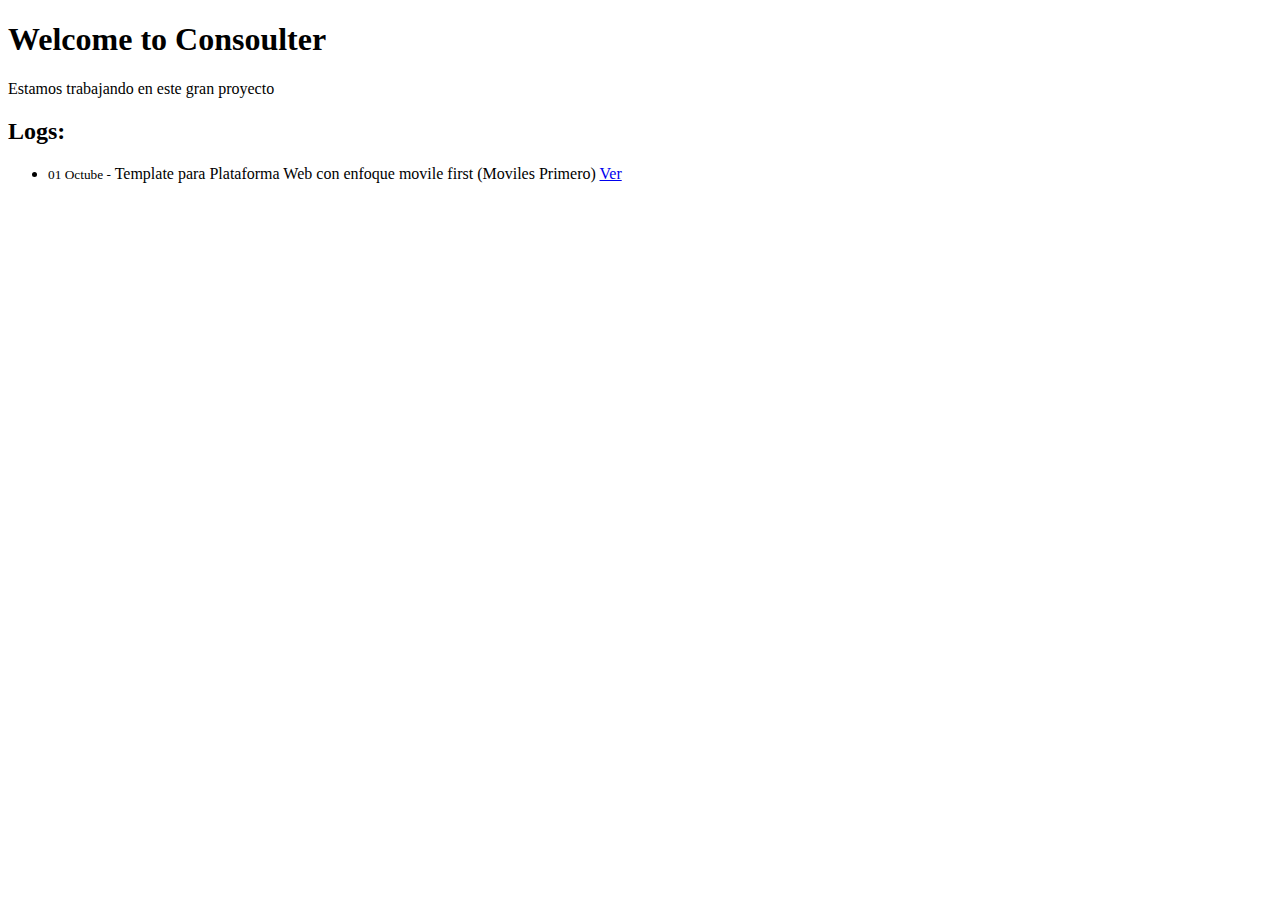
<file: index.html>
<!DOCTYPE html>
<html>
<head>
	<title>Template - Consoulter</title>
</head>
<body>
<header>
	<h1>Welcome to Consoulter</h1>
</header>
<div>
	<p>Estamos trabajando en este gran proyecto</p>
	<h2>Logs:</h2>
	<ul>
		<li><small>01 Octube -</small> Template para Plataforma Web con enfoque movile first (Moviles Primero) <a href="./templates/index.html">Ver</a></li>
	</ul>
</div>
</body>
</html>
</file>
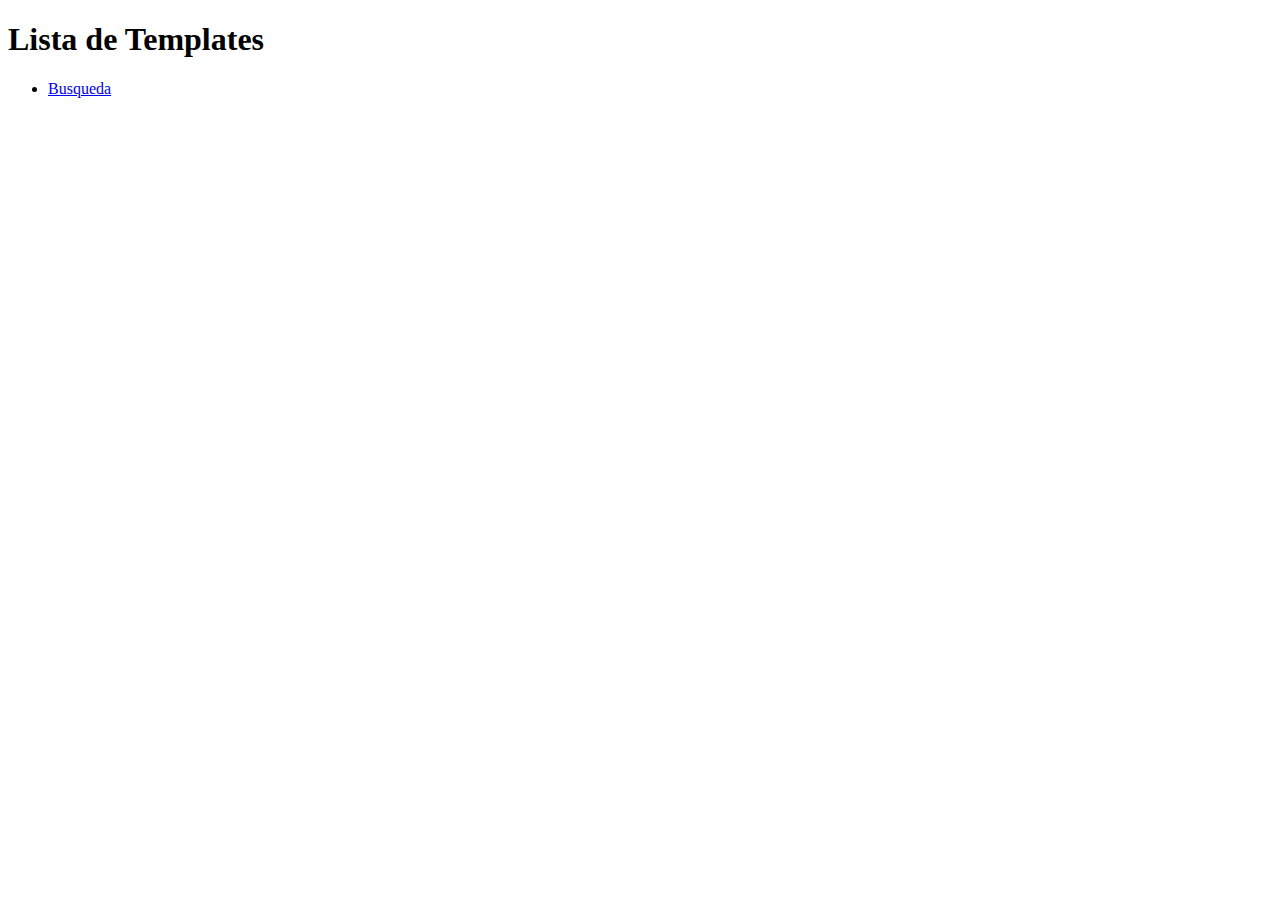
<file: templates/index.html>
<!DOCTYPE html>
<html>
<head>
	<title>Template - Consoulter</title>
</head>
<body>
<header>
	<h1>Lista de Templates</h1>
</header>
<ul>
	<li><a href="search.html">Busqueda</a></li>
</ul>
</body>
</html>
</file>
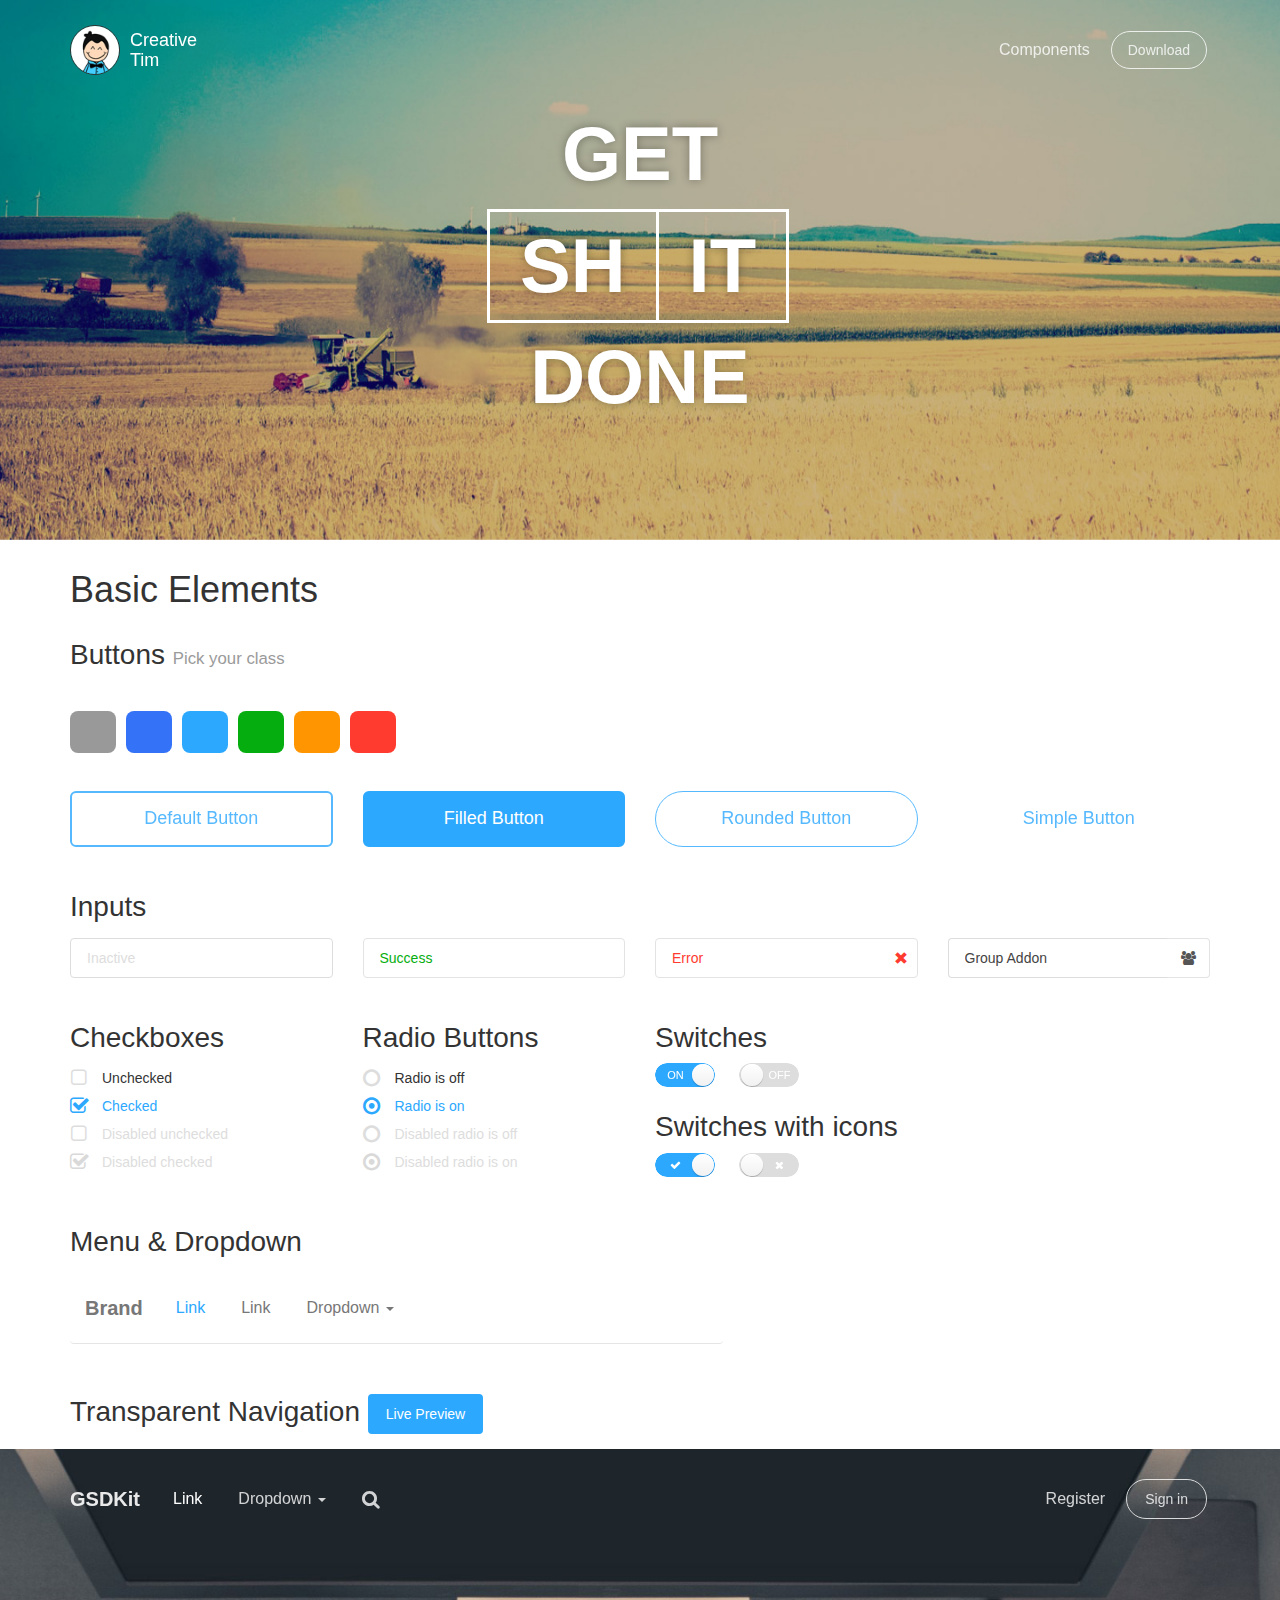
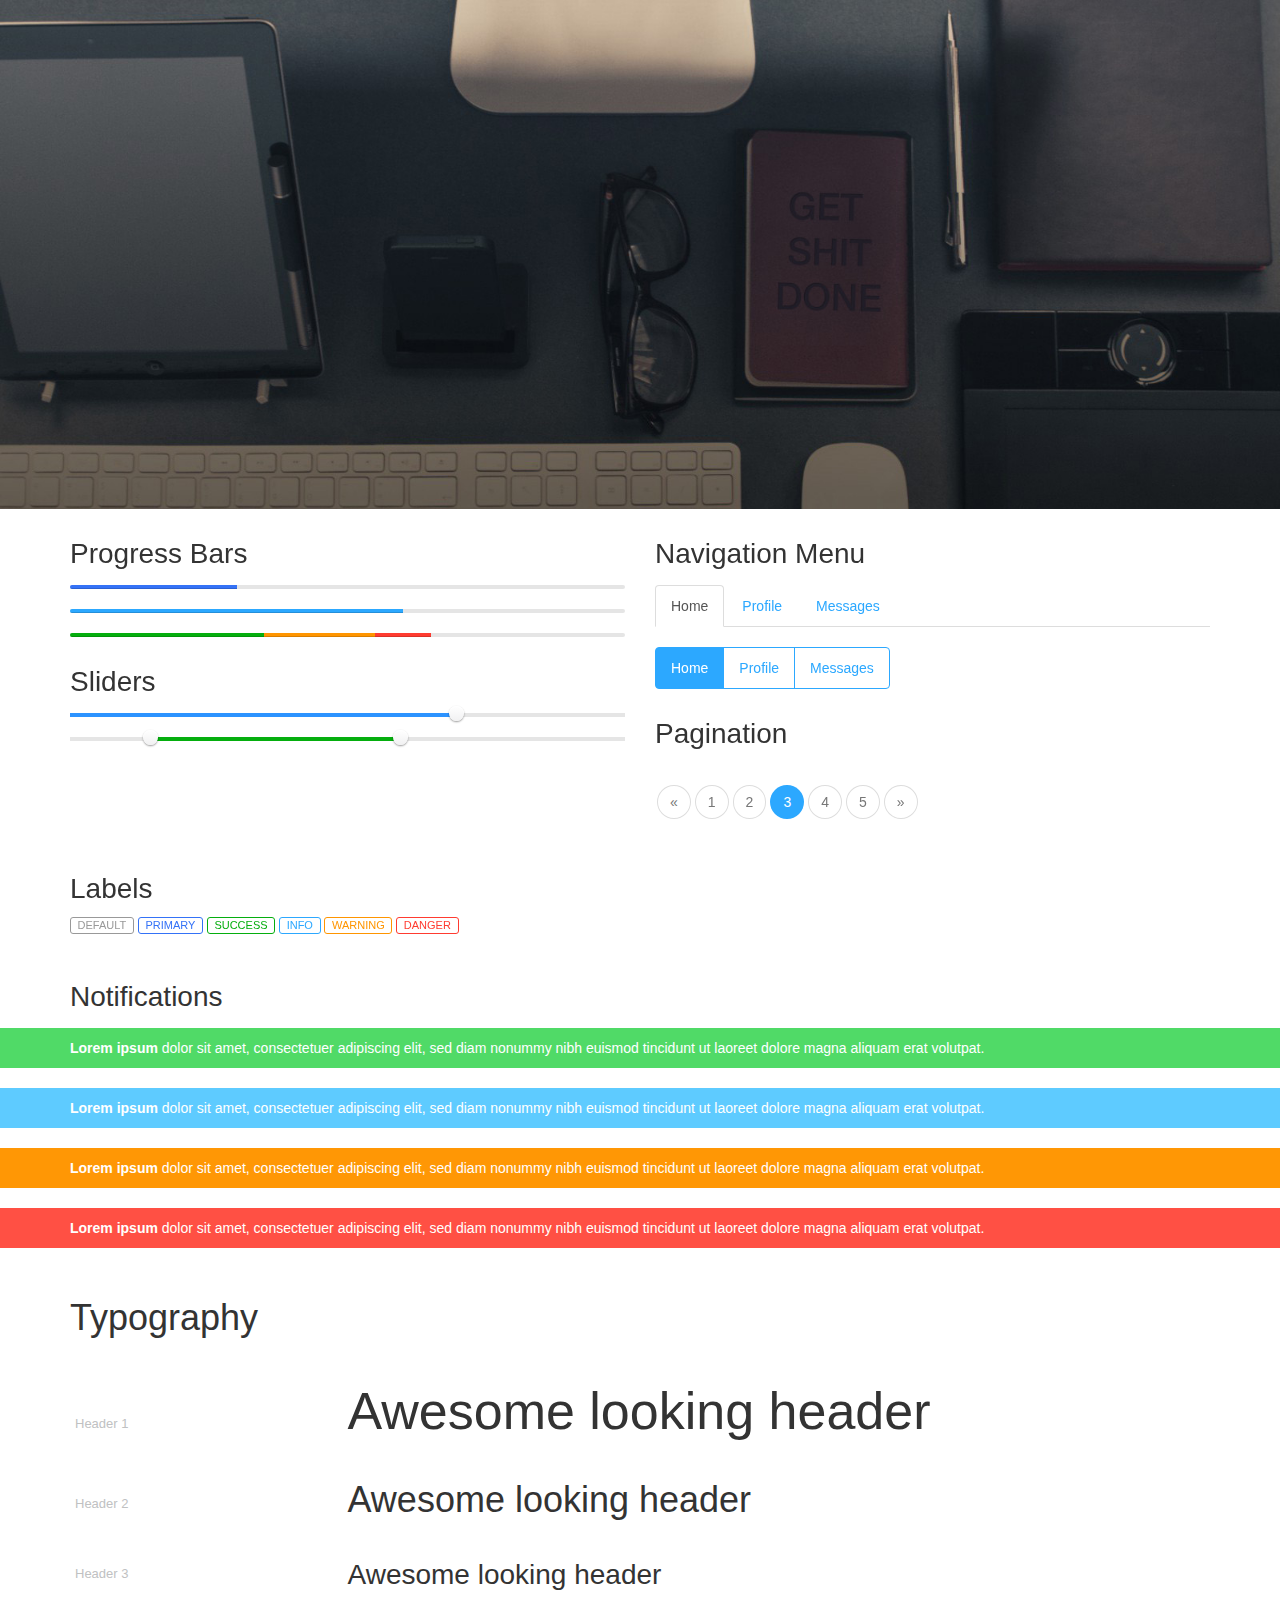
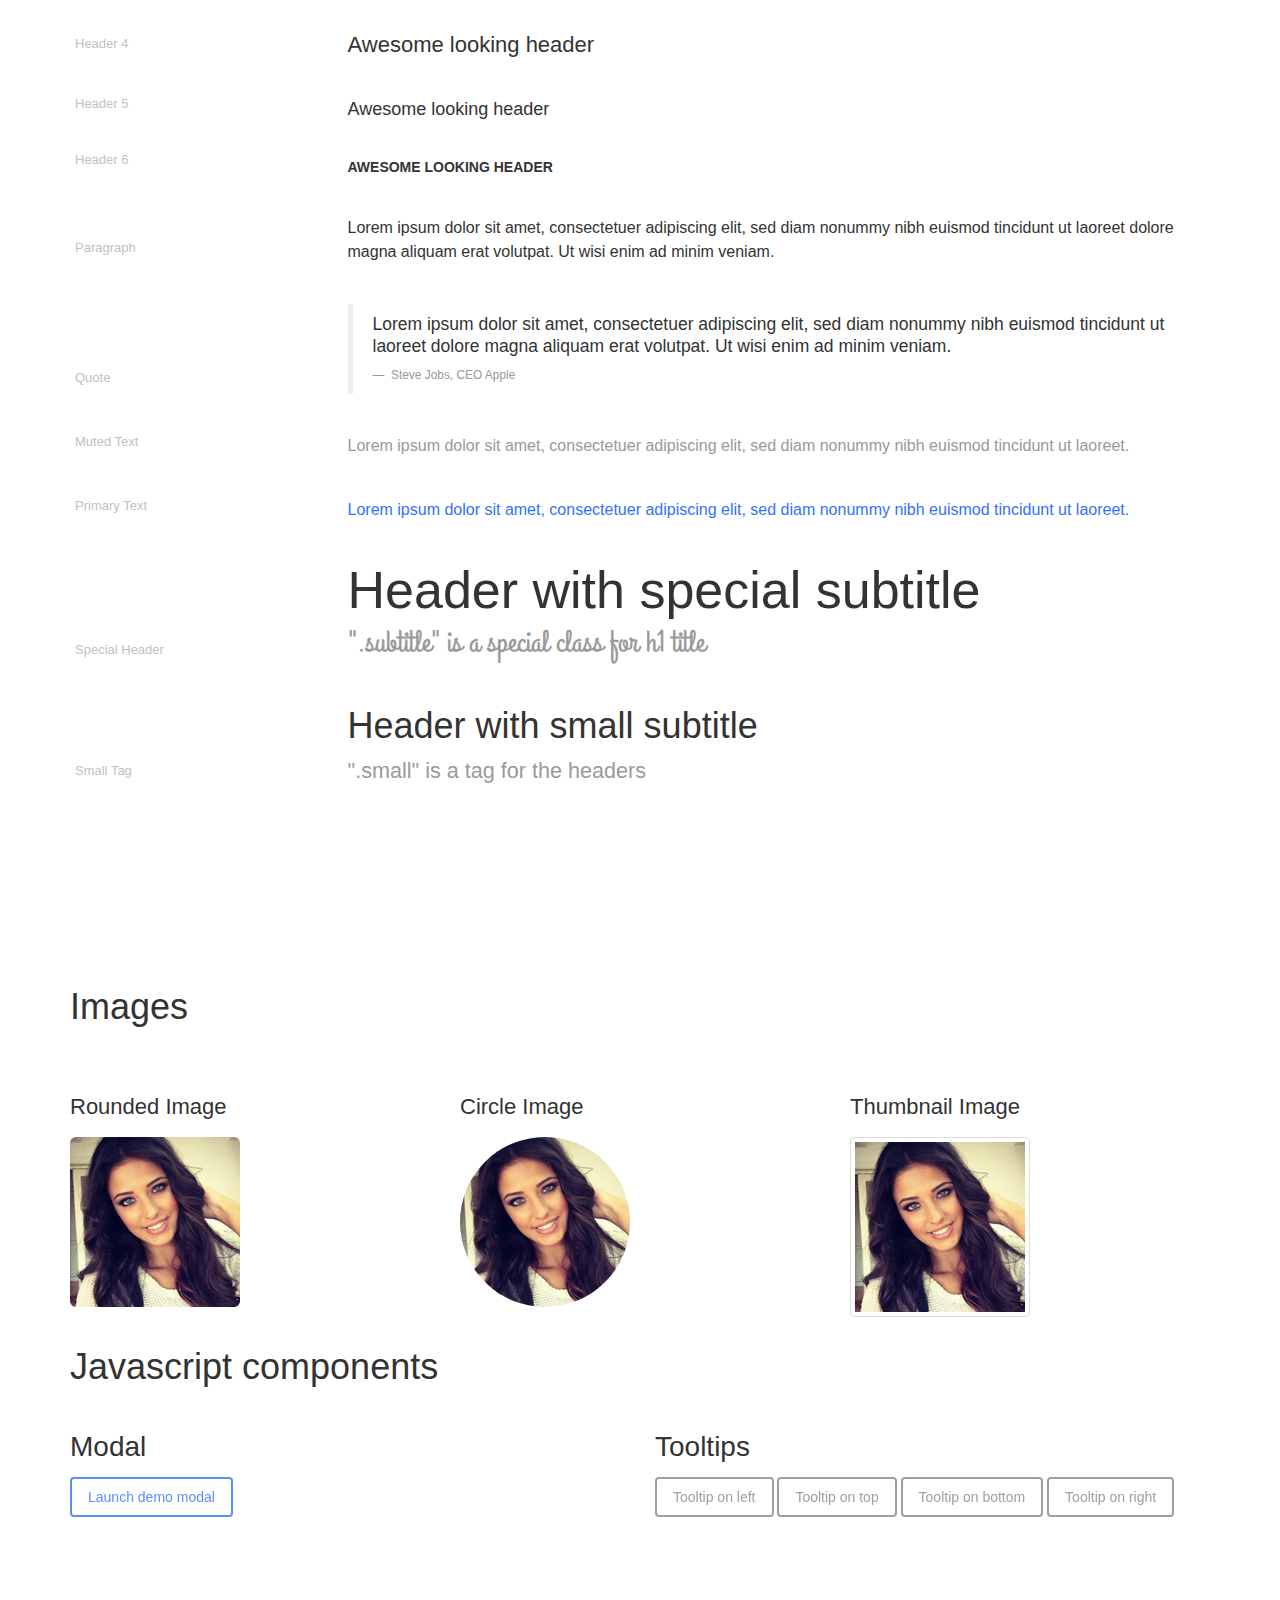
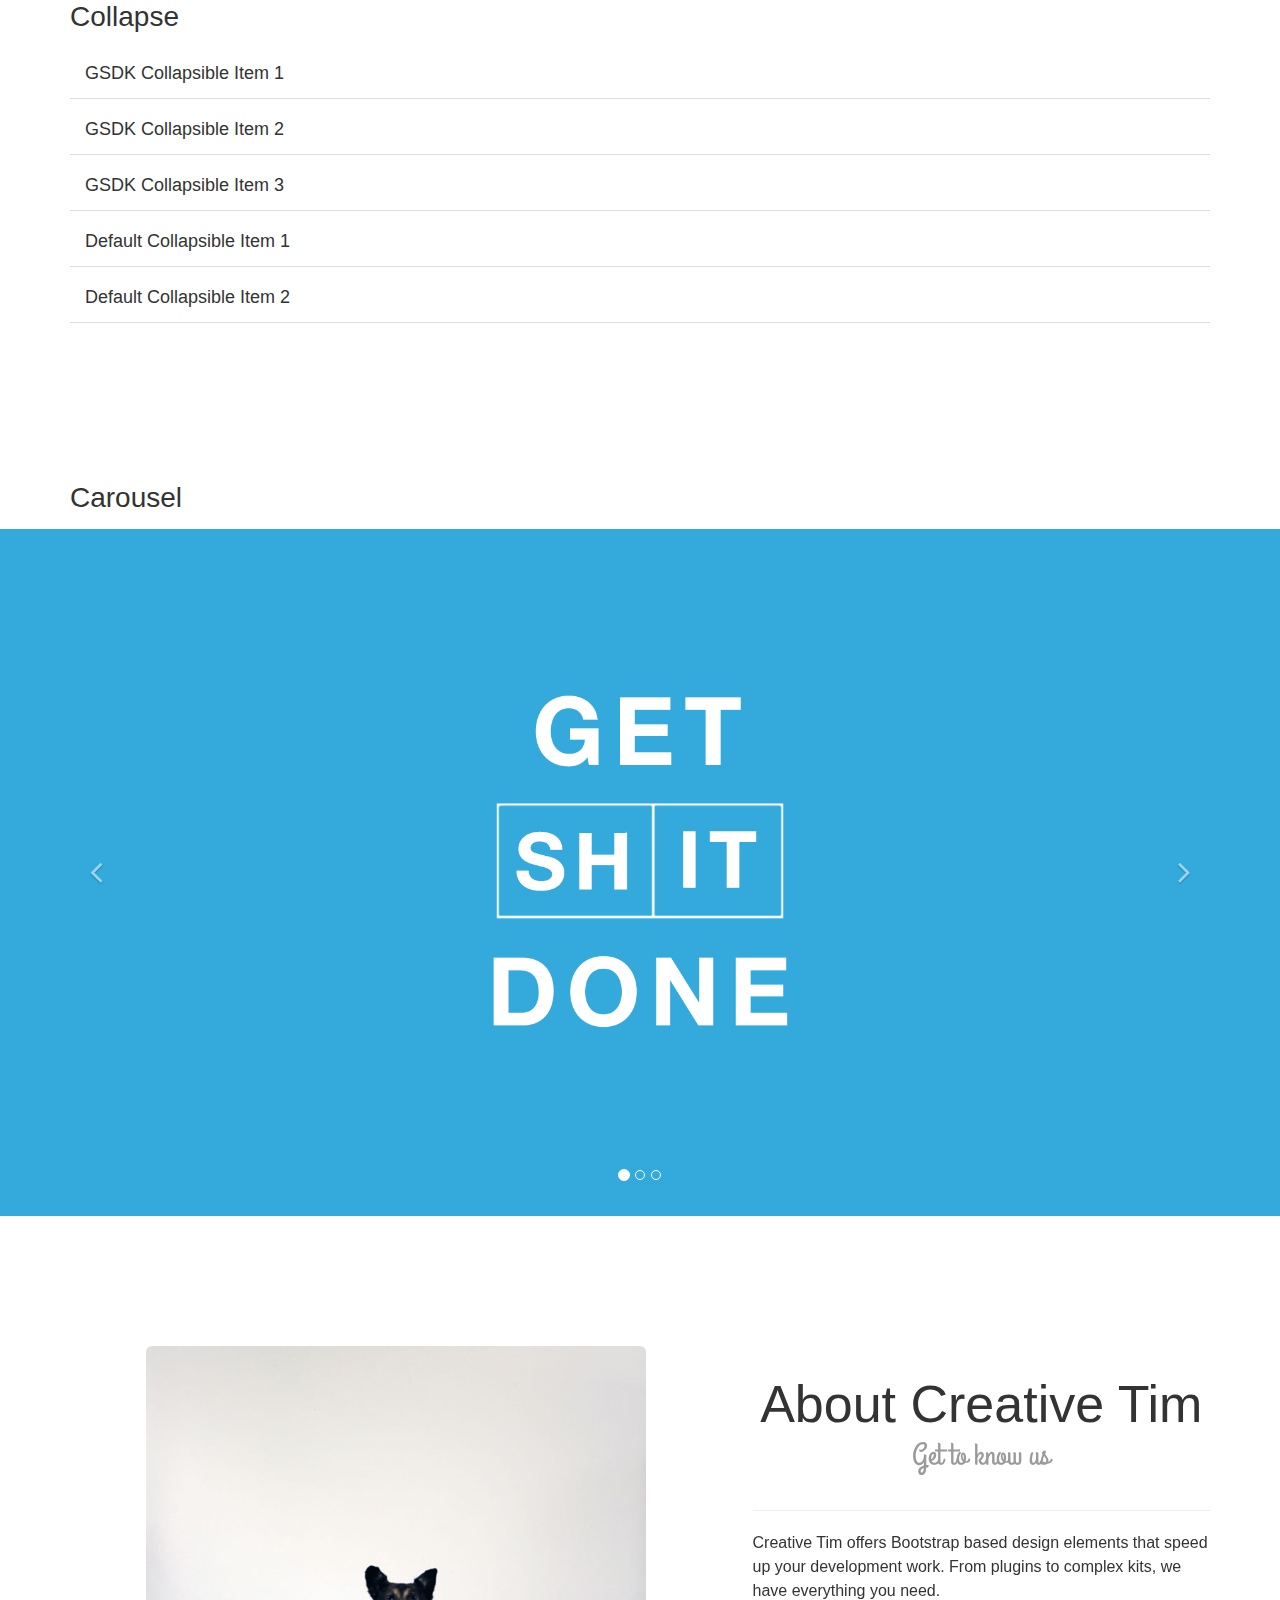
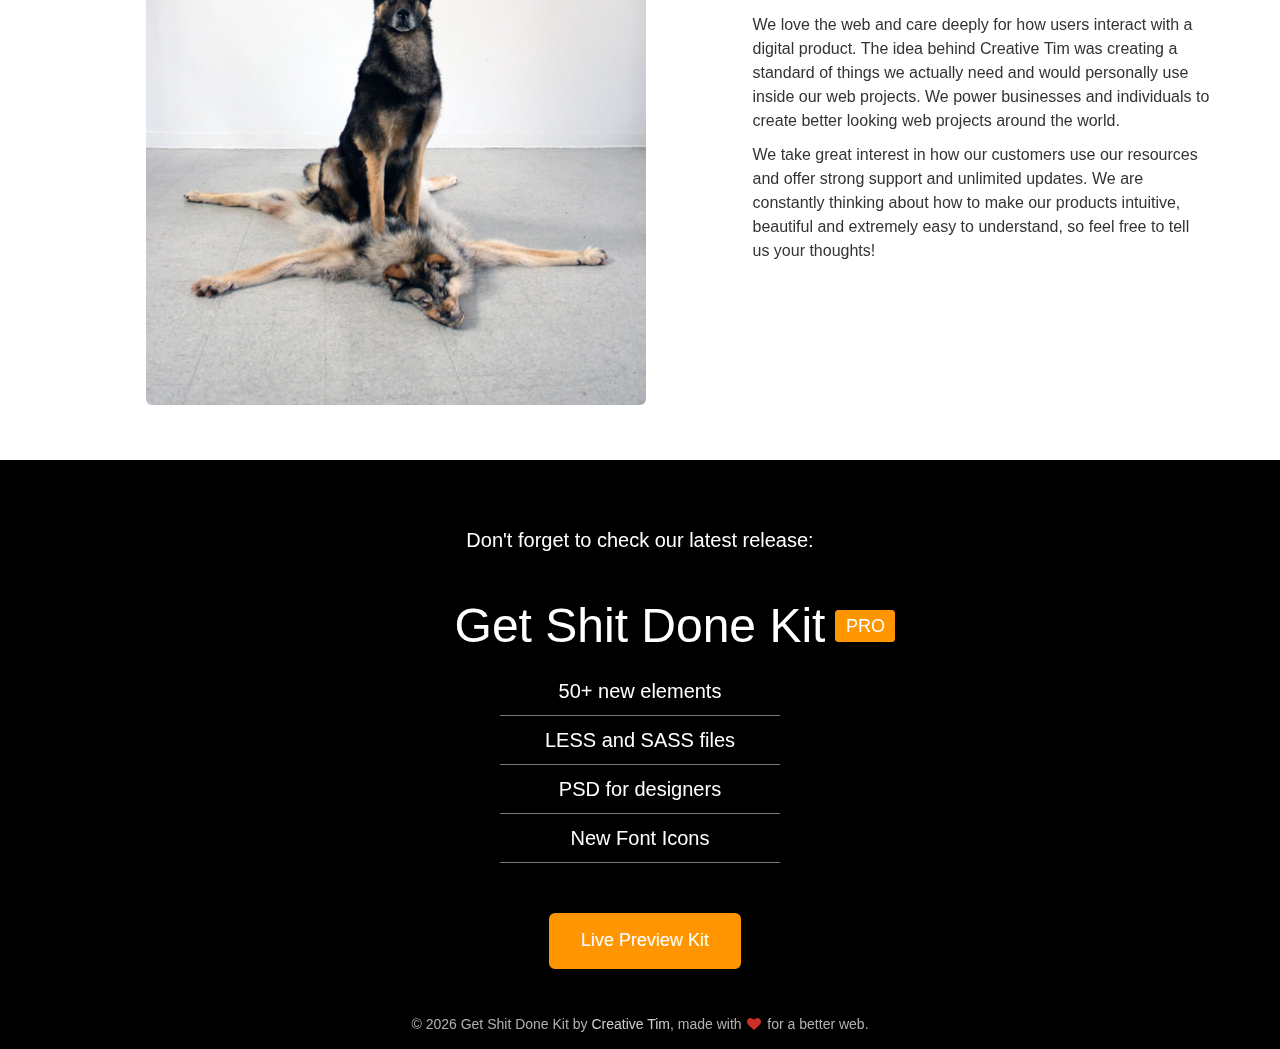
<file: templates/Ui Kit - Creative Tim/index.html>
<!doctype html>
<html lang="en">
<head>
	<meta charset="utf-8" />
	<link rel="apple-touch-icon" sizes="76x76" href="assets/img/apple-icon.png">
	<link rel="icon" type="image/png" href="assets/img/favicon.png">	
	
	<meta http-equiv="X-UA-Compatible" content="IE=edge,chrome=1" />
	<title>Get Shit Done Kit by Creative Tim</title>

	<meta content='width=device-width, initial-scale=1.0, maximum-scale=1.0, user-scalable=0' name='viewport' />
    <meta name="viewport" content="width=device-width" />
	
    <link href="bootstrap3/css/bootstrap.css" rel="stylesheet" />
	<link href="assets/css/gsdk.css" rel="stylesheet" />  
    <link href="assets/css/demo.css" rel="stylesheet" /> 
    
    <!--     Font Awesome     -->
    <link href="bootstrap3/css/font-awesome.css" rel="stylesheet">
    <link href='http://fonts.googleapis.com/css?family=Grand+Hotel' rel='stylesheet' type='text/css'>
</head>
<body>
<div id="navbar-full">
    <div class="container">
        <nav class="navbar navbar-ct-blue navbar-transparent navbar-fixed-top" role="navigation">
          
          <div class="container">
            <!-- Brand and toggle get grouped for better mobile display -->
            <div class="navbar-header">
                <button type="button" class="navbar-toggle" data-toggle="collapse" data-target="#bs-example-navbar-collapse-1">
                    <span class="sr-only">Toggle navigation</span>
                    <span class="icon-bar"></span>
                    <span class="icon-bar"></span>
                    <span class="icon-bar"></span>
                </button>
                <a href="http://creative-tim.com">
                     <div class="logo-container">
                        <div class="logo">
                            <img src="assets/img/new_logo.png">
                        </div>
                        <div class="brand">
                            Creative Tim
                        </div>
                    </div>
                </a>
            </div>
        
            <!-- Collect the nav links, forms, and other content for toggling -->
            <div class="collapse navbar-collapse" id="bs-example-navbar-collapse-1">
              <ul class="nav navbar-nav navbar-right">
                    <li><a href="components.html">Components</a></li>
                    
                    <li><a href="http://www.creative-tim.com/product/get-shit-done-kit" class="btn btn-round btn-default">Download</a></li>
               </ul>
              
            </div><!-- /.navbar-collapse -->
          </div><!-- /.container-fluid -->
        </nav>
    </div><!--  end container-->
    
    <div class='blurred-container'>
        <div class="motto">
            <div>Get</div>
            <div class="border no-right-border">Sh</div><div class="border">it</div>
            <div>Done</div>
        </div>
        <div class="img-src" style="background-image: url('assets/img/cover_4.jpg')"></div>
        <div class='img-src blur' style="background-image: url('assets/img/cover_4_blur.jpg')"></div>
    </div>   
</div>
<div id="main">
  
</div>
    


<div class="main">
    <div class="container tim-container">
       
        <div class="tim-title">
            <h2>Basic Elements</h2>
        </div>
        
        <div id="buttons">
                <div class="tim-title">
                    <h3>Buttons <small> Pick your class </small></h3>
                </div>
                
                <div class="row tim-row">
                    <div class="col-md-6">
                        <div class="pick-class">
                            <span class="pick-class-label label-default label-fill label-tooltip" data-toggle="tooltip" data-placement="top" title="Default" new-class="btn-default"> </span>
                            <span class="pick-class-label label-primary label-fill label-tooltip" data-toggle="tooltip" data-placement="top" title="Primary" new-class="btn-primary"> </span>
                            <span class="pick-class-label label-info label-fill label-tooltip" data-toggle="tooltip" data-placement="top" title="Info" new-class="btn-info"> </span>
                            <span class="pick-class-label label-success label-fill label-tooltip" data-toggle="tooltip" data-placement="top" title="Success" new-class="btn-success"> </span>
                            <span class="pick-class-label label-warning label-fill label-tooltip" data-toggle="tooltip" data-placement="top" title="Warning" new-class="btn-warning"> </span>
                            <span class="pick-class-label label-danger label-fill label-tooltip" data-toggle="tooltip" data-placement="top" title="Danger" new-class="btn-danger"> </span>
                        </div>
                    </div>
                </div>
                <div class="row tim-row" id="display-buttons" data-class="btn-info">
                    <div class="col-md-3 col-sm-6">
                        <button href="#fakelink" class="btn btn-block btn-lg btn-info">Default Button</button>
                    </div>
                    <div class="col-md-3 col-sm-6">
                        <button href="#fakelink" class="btn btn-block btn-lg btn-info btn-fill">Filled Button</button>
                    </div>
                    <div class="col-md-3 col-sm-6">
                        <button href="#fakelink" class="btn btn-block btn-lg btn-info btn-round">Rounded Button</button>
                    </div>
                    
                    <div class="col-md-3 col-sm-6">
                        <button href="#fakelink" class="btn btn-block btn-lg btn-info btn-simple">Simple Button</button>
                    </div>
                </div> <!-- end row -->               
        </div>
    <!-- end buttons div -->
    
        <div id="inputs">
            <div class="tim-title">
                <h3>Inputs</h3>
            </div>
            
             <div class="row">
                    <div class="col-sm-3">
                	<div class="form-group">
        	        	<input type="text" value="" placeholder="Inactive" class="form-control" />
                	</div>          
                </div>
                
                <div class="col-sm-3">
                  <div class="form-group has-success">
                    <input type="text" value="Success" class="form-control" />
                  </div>
                </div>
                
                <div class="col-sm-3">
                  <div class="form-group has-error has-feedback">
                    <input type="text" value="Error" class="form-control" />
                    <span class="glyphicon glyphicon-remove form-control-feedback"></span>
                  </div>
                </div>
    
                <div class="col-sm-3">
                	<div class="input-group">
                	<!-- 	   Since the css properties cannot check the previous sibling of an element and for the design consistency we recommend to use the "input-group-addon" after the "form-control" like in this example -->
                      <input type="text" value="Group Addon" class="form-control">
                      <span class="input-group-addon"><i class="fa fa-group"></i></span>
                    </div>       
                </div>
              </div> <!-- end row -->
            
            <div class="row">
                <div class="col-sm-3">
                    <div class="tim-title">
                        <h3>Checkboxes</h3>
                    </div>
                    
                      <label class="checkbox" for="checkbox1">
                        <input type="checkbox" value="" id="checkbox1" data-toggle="checkbox">
                        Unchecked
                      </label>
                      <label class="checkbox" for="checkbox2">
                        <input type="checkbox" value="" id="checkbox2" data-toggle="checkbox" checked>
                        Checked
                      </label>
                      <label class="checkbox" for="checkbox3">
                        <input type="checkbox" value="" id="checkbox3" data-toggle="checkbox" disabled>
                        Disabled unchecked
                      </label>
                      <label class="checkbox" for="checkbox4">
                        <input type="checkbox" value="" id="checkbox4" data-toggle="checkbox" disabled checked>
                        Disabled checked
                      </label>
                </div>
                
                <div class="col-sm-3">
                    <div class="tim-title">
                        <h3>Radio Buttons</h3>
                    </div>
                    
                       <label class="radio">
                        <input type="radio" name="optionsRadios" data-toggle="radio" id="optionsRadios1" value="option1">
                        <i></i>Radio is off
                      </label>
                      <label class="radio">
                        <input type="radio" name="optionsRadios" data-toggle="radio" id="optionsRadios2" value="option1" checked>
                        <i></i>Radio is on
                      </label>
            
                      <label class="radio">
                        <input type="radio" name="optionsRadiosDisabled" data-toggle="radio" id="optionsRadios3" value="option2" disabled>
                        <i></i>Disabled radio is off
                      </label>
                      <label class="radio">
                        <input type="radio" name="optionsRadiosDisabled" data-toggle="radio" id="optionsRadios4" value="option2" checked disabled>
                        <i></i>Disabled radio is on
                      </label>
                    
                </div>      
                
                <div class="col-sm-3">
                    <div class="tim-title">
                        <h3>Switches</h3>
                        <!--                    
                        
                        The colors for checkbox: ct-blue[default], ct-azure, ct-orange, ct-green, ct-red    
                        <input type="checkbox" checked data-toggle="switch" class="ct-red"/> 
                         
                         -->
                        <input type="checkbox" checked data-toggle="switch" class="ct-info"/>
                        <input type="checkbox" data-toggle="switch" />
                        <h3>Switches with icons</h3>
                        <div class="switch"
                          data-on-label="<i class='fa fa-check'></i>"
                          data-off-label="<i class='fa fa-times'></i>">
                          <input type="checkbox" checked/>
                        </div>
                        <div class="switch"
                          data-on-label="<i class='fa fa-check'></i>"
                          data-off-label="<i class='fa fa-times'></i>">
                          <input type="checkbox"/>
                        </div>
                    </div>
                </div> 
  
                <div class="col-sm-3">
                   
                </div>               
                    
            </div><!--  end row -->
    
        </div><!--  end inputs -->
        
        <div id="menu-dropdown">
            <div class="row">
                <div class="col-md-7">
                    <div class="tim-title">
                        <h3>Menu & Dropdown</h3>
                    </div>
                    
                    <div id="navbar">
                        <nav class="navbar navbar-default">
                          <div class="container-fluid">
                            <!-- Brand and toggle get grouped for better mobile display -->
                            <div class="navbar-header">
                              <button type="button" class="navbar-toggle" data-toggle="collapse" data-target="#bs-example-navbar-collapse-1">
                                <span class="sr-only">Toggle navigation</span>
                                <span class="icon-bar"></span>
                                <span class="icon-bar"></span>
                                <span class="icon-bar"></span>
                              </button>
                              <a class="navbar-brand" href="#gsdk">Brand</a>
                            </div>
                        
                            <!-- Collect the nav links, forms, and other content for toggling -->
                            <div class="collapse navbar-collapse" id="bs-example-navbar-collapse-1">
                              <ul class="nav navbar-nav">
                                <li class="active"><a href="#gsdk">Link</a></li>
                                <li><a href="#gsdk">Link</a></li>
                                <li class="dropdown">
                                  <a href="#gsdk" class="dropdown-toggle" data-toggle="dropdown">Dropdown <b class="caret"></b></a>
                                  <ul class="dropdown-menu">
                                    <li><a href="#gsdk">Action</a></li>
                                    <li><a href="#gsdk">Another action</a></li>
                                    <li><a href="#gsdk">Something else here</a></li>
                                    <li class="divider"></li>
                                    <li><a href="#gsdk">Separated link</a></li>
                                    <li class="divider"></li>
                                    <li><a href="#gsdk">One more separated link</a></li>
                                  </ul>
                                </li>
                              </ul>
                            </div><!-- /.navbar-collapse -->
                          </div><!-- /.container-fluid -->
                        </nav>
                    
                    </div><!--  end navbar -->
                    
                </div>
                
            </div> <!-- end row -->
        </div> <!-- end menu-dropdown -->
        <div class="tim-title">
        <h3>Transparent Navigation
             <a href="navbar-transparent.html" target="_blank" class="btn btn-info btn-fill">Live Preview</a>
        </h3>


    </div>
    </div>
</div>
 <div id="navbar-full">
    <div id="navbar">
    <div class="navigation-example">
         <nav class="navbar navbar-default navbar-transparent" role="navigation-demo">
          <div class="container">
            <!-- Brand and toggle get grouped for better mobile display -->
            <div class="navbar-header">
              <button type="button" class="navbar-toggle" data-toggle="collapse" data-target="#navigation-example-2">
                <span class="sr-only">Toggle navigation</span>
                <span class="icon-bar"></span>
                <span class="icon-bar"></span>
                <span class="icon-bar"></span>
              </button>
              <a class="navbar-brand" href="#gsdk">GSDKit</a>
            </div>
        
        <!-- Collect the nav links, forms, and other content for toggling -->
            <div class="collapse navbar-collapse" id="navigation-example-2">
              <ul class="nav navbar-nav">
                <li class="active"><a href="#gsdk">Link</a></li>
                <li class="dropdown">
                      <a href="#gsdk" class="dropdown-toggle" data-toggle="dropdown">Dropdown <b class="caret"></b></a>
                      <ul class="dropdown-menu">
                        <li><a href="#gsdk">Action</a></li>
                        <li><a href="#gsdk">Another action</a></li>
                        <li><a href="#gsdk">Something</a></li>
                        <li><a href="#gsdk">Another action</a></li>
                        <li><a href="#gsdk">Something</a></li>
                        <li class="divider"></li>
                        <li><a href="#gsdk">Separated link</a></li>
                      </ul>
                </li>
                <li>
                    <a href="javascript:void(0);" data-toggle="search" class="hidden-xs"><i class="fa fa-search"></i></a>
                </li>
              </ul>
               <form class="navbar-form navbar-left navbar-search-form" role="search">                  
                 <div class="form-group">
                      <input type="text" value="" class="form-control" placeholder="Search...">
                 </div> 
              </form>
              <ul class="nav navbar-nav navbar-right">
                    <li><a href="#gsdk">Register</a></li>
                    
                    <li><button href="#gsdk" class="btn btn-round btn-default">Sign in</button></li>
               </ul>
              
            </div><!-- /.navbar-collapse -->

          </div><!-- /.container-fluid -->
        </nav>        
            <div class="img-src" style="background-image: url('assets/img/bg.jpg')"></div>
        </div>
    </div><!--  end navbar -->

</div> <!-- end menu-dropdown -->

<div class="main">
    <div class="container tim-container">
         <div id="sliders-navigation">
            <div class="row">
                <div class="col-md-6 ">
                    <div class="tim-title">
                        <h3>Progress Bars</h3>
                    </div>
                    <div class="progress">
                      <div class="progress-bar" role="progressbar" aria-valuenow="60" aria-valuemin="0" aria-valuemax="100" style="width: 30%;">
                        <span class="sr-only">60% Complete</span>
                      </div>
                    </div>
                    <div class="progress">
                      <div class="progress-bar progress-bar-info" role="progressbar" aria-valuenow="60" aria-valuemin="0" aria-valuemax="100" style="width: 60%;">
                        <span class="sr-only">60% Complete</span>
                      </div>
                    </div>
                    <div class="progress">
                      <div class="progress-bar progress-bar-success" style="width: 35%">
                        <span class="sr-only">35% Complete (success)</span>
                      </div>
                      <div class="progress-bar progress-bar-warning" style="width: 20%">
                        <span class="sr-only">20% Complete (warning)</span>
                      </div>
                      <div class="progress-bar progress-bar-danger" style="width: 10%">
                        <span class="sr-only">10% Complete (danger)</span>
                      </div>
                    </div>
                    <div class="tim-title">
                        <h3>Sliders</h3>
                    </div>
                    <div id="slider-default" class="slider-info"></div>
                    <br>
                    <div id="slider-range" class="slider-success"></div>
                    
                </div>
                
                <div class="col-md-6">
                     <div class="tim-title">
                        <h3>Navigation Menu</h3>
                    </div>    
                    
                    <ul class="nav nav-tabs">
                      <li class="active"><a href="#Bla">Home</a></li>
                      <li><a href="#nice">Profile</a></li>
                      <li><a href="#best">Messages</a></li>
                      
                    </ul>
                    <br />
                    <ul class="nav nav-pills">
                     <!--  color-classes: "ct-blue", "ct-azure", "ct-orange", "ct-red", "ct-green"
                           special-classes: "no-border"        
                     -->
                      <li class="active"><a href="#gsdk">Home</a></li>
                      <li><a href="#gsdk"> Profile</a></li>
                      <li><a href="#gsdk">Messages</a></li>
                    </ul>
                    
                    <div class="tim-title">
                        <h3>Pagination</h3>
                    </div>  
                    <ul class="pagination"> 
                     <!--   color-classes: "ct-blue", "ct-azure", "ct-orange", "ct-red", "ct-green"
                            special-classes: "no-border"        
                     -->
                      <li><a href="#gsdk">&laquo;</a></li>
                      <li><a href="#gsdk">1</a></li>
                      <li><a href="#gsdk">2</a></li>
                      <li class="active"><a href="#gsdk">3</a></li>
                      <li><a href="#gsdk">4</a></li>
                      <li><a href="#gsdk">5</a></li>
                      <li><a href="#gsdk">&raquo;</a></li>
                    </ul>      
                </div>
            </div>
        </div><!--  end sliders-navigation -->
        
        
        <div id="labels-badges">
            <div class="row">
                <div class="col-md-6">
                    <div class="tim-title">
                        <h3>Labels</h3>
                        <span class="label label-default">Default</span>
                        <span class="label label-primary">Primary</span>
                        <span class="label label-success">Success</span>
                        <span class="label label-info">Info</span>
                        <span class="label label-warning">Warning</span>
                        <span class="label label-danger">Danger</span>
                    </div>
                </div>
                <div class="col-md-6">
                </div>
            </div> <!-- end row -->
        </div> <!-- end labels-badges -->
        <div class="tim-title">
            <h3>Notifications</h3>
        </div> 
    </div>
</div>

<div id="notifications">
<!--            De scris la tutorial sa bage in container  -->
    <div class="alert alert-success">
        <div class="container">
        <b>Lorem ipsum</b> dolor sit amet, consectetuer adipiscing elit, sed diam nonummy nibh euismod tincidunt ut laoreet dolore magna aliquam erat volutpat.
        </div>
    </div>
    <div class="alert alert-info">
        <div class="container">
        <b>Lorem ipsum</b> dolor sit amet, consectetuer adipiscing elit, sed diam nonummy nibh euismod tincidunt ut laoreet dolore magna aliquam erat volutpat.
        </div>
    </div>
    <div class="alert alert-warning">
         <div class="container">
             <b>Lorem ipsum</b> dolor sit amet, consectetuer adipiscing elit, sed diam nonummy nibh euismod tincidunt ut laoreet dolore magna aliquam erat volutpat.
        </div>
    </div>
    <div class="alert alert-danger">
         <div class="container">
             <b>Lorem ipsum</b> dolor sit amet, consectetuer adipiscing elit, sed diam nonummy nibh euismod tincidunt ut laoreet dolore magna aliquam erat volutpat.
        </div>
    </div>
    <div class="clearfix"></div>
</div><!--  end notifications -->    
        
<div class="main">
    <div class="container tim-container">
        <div class="tim-title">
            <h2>Typography</h2>
        </div>   
        <div id="typography">
            <div class="row">
                <div class="tim-typo">
                    <h1><span class="tim-note">Header 1</span>Awesome looking header </h1>
                </div>
                <div class="tim-typo">
                    <h2><span class="tim-note">Header 2</span>Awesome looking header</h2>
                </div>
                <div class="tim-typo">
                    <h3><span class="tim-note">Header 3</span>Awesome looking header</h3>
                </div>
                <div class="tim-typo">
                    <h4><span class="tim-note">Header 4</span>Awesome looking header</h4>
                </div>
                <div class="tim-typo">
                    <h5><span class="tim-note">Header 5</span>Awesome looking header</h5>
                </div>
                 <div class="tim-typo">
                    <h6><span class="tim-note">Header 6</span>Awesome looking header</h6>
                </div>
                <div class="tim-typo">
                    <p><span class="tim-note">Paragraph</span>            Lorem ipsum dolor sit amet, consectetuer adipiscing elit, sed diam nonummy nibh euismod tincidunt ut laoreet dolore magna aliquam erat volutpat. Ut wisi enim ad minim veniam.</p>
                </div>
                <div class="tim-typo">
                    <span class="tim-note">Quote</span>      
                    <blockquote> 
                     <p>
                     Lorem ipsum dolor sit amet, consectetuer adipiscing elit, sed diam nonummy nibh euismod tincidunt ut laoreet dolore magna aliquam erat volutpat. Ut wisi enim ad minim veniam.
                     </p>
                     <small>
                     Steve Jobs, CEO Apple
                     </small>
                    </blockquote>
                </div>
                
                <div class="tim-typo">
                    <span class="tim-note">Muted Text</span>
                    <p class="text-muted">            
                    Lorem ipsum dolor sit amet, consectetuer adipiscing elit, sed diam nonummy nibh euismod tincidunt ut laoreet.
                    </p>
                </div> 
                <div class="tim-typo">
                    <!-- 
                    
                     there are also "text-info", "text-success", "text-warning", "text-warning" clases for the text 
                     
                     -->
                    <span class="tim-note">Primary Text</span>
                    <p class="text-primary">            
                    Lorem ipsum dolor sit amet, consectetuer adipiscing elit, sed diam nonummy nibh euismod tincidunt ut laoreet.
                    </p>
                </div> 
                <div class="tim-typo">
                    <h1><span class="tim-note">Special Header</span>Header with special subtitle <small class="subtitle">".subtitle" is a special class for h1 title</small> </h1>
                </div>
                <div class="tim-typo">
                    <h2><span class="tim-note">Small Tag</span>Header with small subtitle <br><small>".small" is a tag for the headers</small> </h2>
                </div>                                  
            </div>
        </div> 
        <!--   end typography -->
        <div class="space"></div>
        <div id="images">
             <div class="tim-title">
                <h2>Images</h2>
            </div>
            <br>
            <div class="row">
                <div class="col-md-4 col-sm-6">
                    <h4>Rounded Image</h4>
                    <img src="assets/img/mockup.png" alt="Rounded Image" class="img-rounded">
                    
                </div>
                <div class="col-md-4 col-sm-6">
                    <h4>Circle Image</h4>
                    <img src="assets/img/mockup.png" alt="Circle Image" class="img-circle">
                   
                </div>
                <div class="col-md-4 col-sm-6">
                    <h4>Thumbnail Image</h4>
                    <img src="assets/img/mockup.png" alt="Thumbnail Image" class="img-thumbnail">
                    
                </div>
            </div>
            <div class="row">
            
            </div>
        </div>  
    <!--   end images -->
        
        <div class="tim-title">
            <h2>Javascript components</h2>
        </div>
        
        <div class="row">
            <div class="col-md-6">
                <div class="tim-title">
                    <h3>Modal</h3>
                </div>
                
                <!-- Button trigger modal -->
                <button class="btn btn-primary" data-toggle="modal" data-target="#myModal">
                  Launch demo modal
                </button>
                
                <!-- Modal -->
                <div class="modal fade" id="myModal" tabindex="-1" role="dialog" aria-labelledby="myModalLabel" aria-hidden="true">
                  <div class="modal-dialog">
                    <div class="modal-content">
                      <div class="modal-header">
                        <button type="button" class="close" data-dismiss="modal" aria-hidden="true">&times;</button>
                        <h4 class="modal-title" id="myModalLabel">Modal title</h4>
                      </div>
                      <div class="modal-body">
                        ...
                      </div>
                      <div class="modal-footer">
                        <button type="button" class="btn btn-default btn-simple" data-dismiss="modal">Close</button>
                        <div class="divider"></div>
                        <button type="button" class="btn btn-info btn-simple">Save</button>
                      </div>
                    </div>
                  </div>
                </div>
                
                
            </div>
            
         <!--    end modal -->
            
            <div class="col-md-6">
                <div id="tooltips">
                    <div class="tim-title">
                        <h3>Tooltips</h3>
                    </div>
                    <button type="button" class="btn btn-default btn-tooltip" data-toggle="tooltip" data-placement="left" title="Tooltip on left">Tooltip on left</button>
        
        <button type="button" class="btn btn-default btn-tooltip" data-toggle="tooltip" data-placement="top" title="Tooltip on top">Tooltip on top</button>
        
        <button type="button" class="btn btn-default btn-tooltip" data-toggle="tooltip" data-placement="bottom" title="Tooltip on bottom">Tooltip on bottom</button>
        
        <button type="button" class="btn btn-default btn-tooltip" data-toggle="tooltip" data-placement="right" title="Tooltip on right">Tooltip on right</button>
                </div>
            </div>
            <div class="clearfix"></div><br><br>
        <!--     end tooltips -->
            
        </div><!--  end row -->
    
        <div class="tim-title">
            <h3>Collapse</h3>
        </div>
        <div id="acordeon">
            
            <div class="panel-group" id="accordion">
              <div class="panel panel-default">
                <div class="panel-heading">
                  <h4 class="panel-title">
                    <a data-target="#collapseOne" href="#collapseOne" data-toggle="gsdk-collapse">
                      GSDK Collapsible Item 1
                    </a>
                  </h4>
                </div>
                <div id="collapseOne" class="panel-collapse collapse">
                  <div class="panel-body">
                    Anim pariatur cliche reprehenderit, enim eiusmod high life accusamus terry richardson ad squid. 3 wolf moon officia aute, non cupidatat skateboard dolor brunch. Food truck quinoa nesciunt laborum eiusmod. Brunch 3 wolf moon tempor, sunt aliqua put a bird on it squid single-origin coffee nulla assumenda shoreditch et. Nihil anim keffiyeh helvetica, craft beer labore wes anderson cred nesciunt sapiente ea proident. Ad vegan excepteur butcher vice lomo. Leggings occaecat craft beer farm-to-table, raw denim aesthetic synth nesciunt you probably haven't heard of them accusamus labore sustainable VHS.
                  </div>
                </div>
              </div>
              <div class="panel panel-default">
                <div class="panel-heading">
                  <h4 class="panel-title">
                    <a data-target="#collapseTwo" href="#collapseTwo" data-toggle="gsdk-collapse">
                      GSDK Collapsible Item 2
                    </a>
                  </h4>
                </div>
                <div id="collapseTwo" class="panel-collapse collapse">
                  <div class="panel-body">
                    Anim pariatur cliche reprehenderit, enim eiusmod high life accusamus terry richardson ad squid. 3 wolf moon officia aute, non cupidatat skateboard dolor brunch. Food truck quinoa nesciunt laborum eiusmod. Brunch 3 wolf moon tempor, sunt aliqua put a bird on it squid single-origin coffee nulla assumenda shoreditch et. Nihil anim keffiyeh helvetica, craft beer labore wes anderson cred nesciunt sapiente ea proident. Ad vegan excepteur butcher vice lomo. Leggings occaecat craft beer farm-to-table, raw denim aesthetic synth nesciunt you probably haven't heard of them accusamus labore sustainable VHS.
                  </div>
                </div>
              </div>
              <div class="panel panel-default">
                <div class="panel-heading">
                  <h4 class="panel-title">
                    <a data-target="#collapseThree" href="#collapseTwo" data-toggle="gsdk-collapse">
                      GSDK Collapsible Item 3
                    </a>
                  </h4>
                </div>
                <div id="collapseThree" class="panel-collapse collapse">
                  <div class="panel-body">
                    Anim pariatur cliche reprehenderit, enim eiusmod high life accusamus terry richardson ad squid. 3 wolf moon officia aute, non cupidatat skateboard dolor brunch. Food truck quinoa nesciunt laborum eiusmod. Brunch 3 wolf moon tempor, sunt aliqua put a bird on it squid single-origin coffee nulla assumenda shoreditch et. Nihil anim keffiyeh helvetica, craft beer labore wes anderson cred nesciunt sapiente ea proident. Ad vegan excepteur butcher vice lomo. Leggings occaecat craft beer farm-to-table, raw denim aesthetic synth nesciunt you probably haven't heard of them accusamus labore sustainable VHS.
                  </div>
                </div>
              </div>
              <div class="panel panel-default">
                <div class="panel-heading">
                  <h4 class="panel-title">
                    <a data-toggle="collapse" href="#collapseFour">
                      Default Collapsible Item 1
                    </a>
                  </h4>
                </div>
                <div id="collapseFour" class="panel-collapse collapse">
                  <div class="panel-body">
                    Anim pariatur cliche reprehenderit, enim eiusmod high life accusamus terry richardson ad squid. 3 wolf moon officia aute, non cupidatat skateboard dolor brunch. Food truck quinoa nesciunt laborum eiusmod. Brunch 3 wolf moon tempor, sunt aliqua put a bird on it squid single-origin coffee nulla assumenda shoreditch et. Nihil anim keffiyeh helvetica, craft beer labore wes anderson cred nesciunt sapiente ea proident. Ad vegan excepteur butcher vice lomo. Leggings occaecat craft beer farm-to-table, raw denim aesthetic synth nesciunt you probably haven't heard of them accusamus labore sustainable VHS.
                  </div>
                </div>
              </div>
              <div class="panel panel-default">
                <div class="panel-heading">
                  <h4 class="panel-title">
                    <a data-toggle="collapse" href="#collapseFive">
                      Default Collapsible Item 2
                    </a>
                  </h4>
                </div>
                <div id="collapseFive" class="panel-collapse collapse">
                  <div class="panel-body">
                    Anim pariatur cliche reprehenderit, enim eiusmod high life accusamus terry richardson ad squid. 3 wolf moon officia aute, non cupidatat skateboard dolor brunch. Food truck quinoa nesciunt laborum eiusmod. Brunch 3 wolf moon tempor, sunt aliqua put a bird on it squid single-origin coffee nulla assumenda shoreditch et. Nihil anim keffiyeh helvetica, craft beer labore wes anderson cred nesciunt sapiente ea proident. Ad vegan excepteur butcher vice lomo. Leggings occaecat craft beer farm-to-table, raw denim aesthetic synth nesciunt you probably haven't heard of them accusamus labore sustainable VHS.
                  </div>
                </div>
              </div>
            </div>
            
        </div><!--  end acordeon -->
        
        <div class="space"></div>
        <div class="tim-title">
            <h3>Carousel</h3>
        </div>
    </div>
</div>
<div id="carousel">
    <!--    
            IMPORTANT - This carousel can have a special class for a smooth transition "gsdk-transition". Since javascript cannot be overwritten, if you want to use it, you can use the bootstrap.js or bootstrap.min.js from the GSDKit or you can open your bootstrap.js file, search for "emulateTransitionEnd(600)" and change it with "emulateTransitionEnd(1200)"     
            
    -->
    <div id="carousel-example-generic" class="carousel slide" data-ride="carousel">
      <!-- Indicators -->
      <ol class="carousel-indicators">
        <li data-target="#carousel-example-generic" data-slide-to="0" class="active"></li>
        <li data-target="#carousel-example-generic" data-slide-to="1"></li>
        <li data-target="#carousel-example-generic" data-slide-to="2"></li>
      </ol>
    
      <!-- Wrapper for slides -->
      <div class="carousel-inner">
        <div class="item active">
          <img src="assets/img/carousel_blue.png" alt="Awesome Image">
        </div>
        <div class="item">
          <img src="assets/img/carousel_green.png" alt="Awesome Image">
        </div>
        <div class="item">
          <img src="assets/img/carousel_red.png" alt="Awesome Image">
        </div>
      </div>
    
      <!-- Controls -->
      <a class="left carousel-control" href="#carousel-example-generic" data-slide="prev">
        <span class="fa fa-angle-left"></span>
      </a>
      <a class="right carousel-control" href="#carousel-example-generic" data-slide="next">
        <span class="fa fa-angle-right"></span>
      </a>
    </div>
</div> <!-- end carousel -->
<div class="main">
    <div class="container tim-container">
        <div id="extras">
            <div class="space"></div>
            <div class="row">
                <div class="col-md-7 col-md-offset-0 col-sm-10 col-sm-offset-1">
                    <div class="text-center">
                        <img src="assets/img/dulau.jpg" alt="Rounded Image" class="img-rounded img-responsive img-dog">
                    </div>
                </div>
                <div class="col-md-5 col-sm-12">
                                <h1 class="text-center">About Creative Tim
                                
                                <small class="subtitle">Get to know us</small></h1>
                                <hr>
                                <p>
                                Creative Tim offers Bootstrap based design elements that speed up your development work. From plugins to complex kits, we have everything you need. 
                                </p>
                                <p>
                                    We love the web and care deeply for how users interact with a digital product. The idea behind Creative Tim was creating a standard of things we actually need and would personally use inside our web projects. We power businesses and individuals to create better looking web projects around the world.
                                </p>
                                <p>
                                We take great interest in how our customers use our resources and offer strong support and unlimited updates. We are constantly thinking about how to make our products intuitive, beautiful and extremely easy to understand, so feel free to tell us your thoughts!                                   
                                </p>

                </div>
            </div>
        </div>
    <!--     end extras -->    
    </div>
<!-- end container -->
<div class="space-30"></div>
</div>


<!-- end main -->

<div class="parallax-pro">
    <div class="img-src" style="background-image: url('http://get-shit-done-pro.herokuapp.com/assets/img/bg6.jpg');"></div>
    <div class="container">
        <div class="row">
            <div class="col-md-12 text-center">
                <h1>
                    <small>
                       Don't forget to check our latest release:<a>
                    </small>
                </h1>
            </div>
            <div class="col-md-6 col-md-offset-3 col-md-12 text-center">
                <h1 class="hello text-center">
                   <a href="http://gsdk.creative-tim.com">Get Shit Done Kit <span class="label label-warning"> Pro</span></a>
                   <small>
                    <ul class="list-unstyled">
                        <li>50+ new elements</li>
                        <li>LESS and SASS files</li>
                        <li>PSD for designers</li>
                        <li>New Font Icons </li>
                    </ul>
                    </small>
                </h1>
                 <div class="actions">
                     <a class="btn btn-lg btn-warning btn-fill" href="http://gsdk.creative-tim.com/?ref=get-shit-done">Live Preview Kit</a>
                </div>
            </div>
        </div>
        <div class="space-30"></div>
        <div class="row">
             <div class="col-md-12 text-center">
                <div class="credits">
                    &copy; <script>document.write(new Date().getFullYear())</script> Get Shit Done Kit by <a href="http://creative-tim.com"> Creative Tim</a>, made with <i class="fa fa-heart heart" alt="love"></i> for a better web.
                </div>
            </div>
        </div>
    </div>

</div>

</body>

  <script src="jquery/jquery-1.10.2.js" type="text/javascript"></script>
	<script src="assets/js/jquery-ui-1.10.4.custom.min.js" type="text/javascript"></script>

	<script src="bootstrap3/js/bootstrap.js" type="text/javascript"></script>
	<script src="assets/js/gsdk-checkbox.js"></script>
	<script src="assets/js/gsdk-radio.js"></script>
	<script src="assets/js/gsdk-bootstrapswitch.js"></script>
	<script src="assets/js/get-shit-done.js"></script>
  <script src="assets/js/custom.js"></script>

<script type="text/javascript">
         
    $('.btn-tooltip').tooltip();
    $('.label-tooltip').tooltip();
    $('.pick-class-label').click(function(){
        var new_class = $(this).attr('new-class');  
        var old_class = $('#display-buttons').attr('data-class');
        var display_div = $('#display-buttons');
        if(display_div.length) {
        var display_buttons = display_div.find('.btn');
        display_buttons.removeClass(old_class);
        display_buttons.addClass(new_class);
        display_div.attr('data-class', new_class);
        }
    });
    $( "#slider-range" ).slider({
		range: true,
		min: 0,
		max: 500,
		values: [ 75, 300 ],
	});
	$( "#slider-default" ).slider({
			value: 70,
			orientation: "horizontal",
			range: "min",
			animate: true
	});
	$('.carousel').carousel({
      interval: 4000
    });
      
    
</script>
</html>
</file>
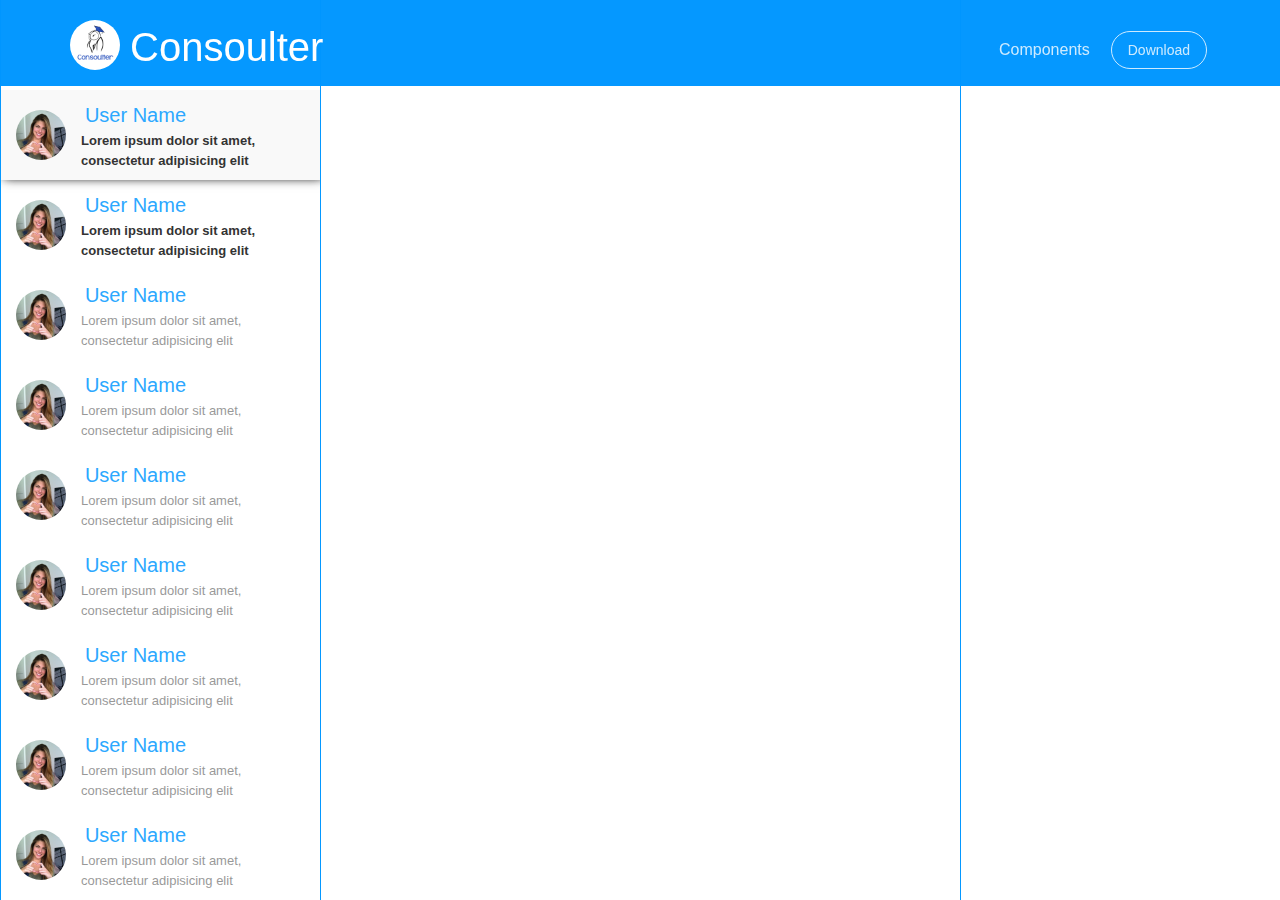
<file: templates/chat.html>
<!DOCTYPE html>
<html>
<head lang="es_Es">
	<title>Search</title>
	<meta charset="utf-8">
	<meta content='width=device-width, initial-scale=1.0, maximum-scale=1.0, user-scalable=0' name='viewport' />
    <meta name="viewport" content="width=device-width" />
</head>
<body>
<!-- nav bar -->
<div id="navbar-full">
    <div class="container">
        <nav class="navbar navbar-ct-blue navbar-transparent navbar-fixed-top" role="navigation">
          
          <div class="container">
            <!-- Brand and toggle get grouped for better mobile display -->
            <div class="navbar-header">
                <button type="button" class="navbar-toggle" data-toggle="collapse" data-target="#bs-example-navbar-collapse-1">
                    <span class="sr-only">Toggle navigation</span>
                    <span class="icon-bar"></span>
                    <span class="icon-bar"></span>
                    <span class="icon-bar"></span>
                </button>
                <a href="./search.html">
                     <div class="logo-container ct-brand">
                        <div class="logo cst_logo">
                            <img class="ct-brand__image" src="source/img/consoulter_300x300.png">
                        </div>
                        <div class="brand">
                        	<h1 class="ct-brand__title">
                            	Consoulter
                        	</h1>
                        </div>
                        
                    </div>
                </a>
            </div>
        
            <!-- Collect the nav links, forms, and other content for toggling -->
            <div class="collapse navbar-collapse" id="bs-example-navbar-collapse-1">
              <ul class="nav navbar-nav navbar-right">
                    <li><a href="components.html">Components</a></li>
                    
                    <li><a href="http://www.creative-tim.com/product/get-shit-done-kit" class="btn btn-round btn-default">Download</a></li>
               </ul>
              
            </div><!-- /.navbar-collapse -->
          </div><!-- /.container-fluid -->
        </nav>
    </div><!--  end container-->   
</div><!-- end nav bar -->

<!-- main -->
<div id="ct-main">
	<div class="ct-chats">
		<div class="container-fluid">
			<div class="col-sm-3 ct-chats__container">
				<div class="ct-users">
					<!-- begin items -->
						<div class="ct-user ct-user--list ct-user--list--active">
							<div class="ct-user__media">
								<img class="ct-user__image img-circle" src="source/img/nick_3_300x300.jpg"></img>
							</div>
							<h4 class="ct-user__name ct-perfil__user-name">
								<a href="#">User Name</a>
							</h4>
							<p class="ct-user__message ct-user__message--new">Lorem ipsum dolor sit amet, consectetur adipisicing elit</p>
						</div>
						<div class="ct-user ct-user--list">
							<div class="ct-user__media">
								<img class="ct-user__image img-circle" src="source/img/nick_3_300x300.jpg"></img>
							</div>
							<h4 class="ct-user__name ct-perfil__user-name">
								<a href="#">User Name</a>
							</h4>
							<p class="ct-user__message ct-user__message--new">Lorem ipsum dolor sit amet, consectetur adipisicing elit</p>
						</div>
						<div class="ct-user ct-user--list">
							<div class="ct-user__media">
								<img class="ct-user__image img-circle" src="source/img/nick_3_300x300.jpg"></img>
							</div>
							<h4 class="ct-user__name ct-perfil__user-name">
								<a href="#">User Name</a>
							</h4>
							<p class="ct-user__message ct-user__message--show">Lorem ipsum dolor sit amet, consectetur adipisicing elit</p>
						</div>
						<div class="ct-user ct-user--list">
							<div class="ct-user__media">
								<img class="ct-user__image img-circle" src="source/img/nick_3_300x300.jpg"></img>
							</div>
							<h4 class="ct-user__name ct-perfil__user-name">
								<a href="#">User Name</a>
							</h4>
							<p class="ct-user__message ct-user__message--show">Lorem ipsum dolor sit amet, consectetur adipisicing elit</p>
						</div>
						<div class="ct-user ct-user--list">
							<div class="ct-user__media">
								<img class="ct-user__image img-circle" src="source/img/nick_3_300x300.jpg"></img>
							</div>
							<h4 class="ct-user__name ct-perfil__user-name">
								<a href="#">User Name</a>
							</h4>
							<p class="ct-user__message ct-user__message--show">Lorem ipsum dolor sit amet, consectetur adipisicing elit</p>
						</div>
						<div class="ct-user ct-user--list">
							<div class="ct-user__media">
								<img class="ct-user__image img-circle" src="source/img/nick_3_300x300.jpg"></img>
							</div>
							<h4 class="ct-user__name ct-perfil__user-name">
								<a href="#">User Name</a>
							</h4>
							<p class="ct-user__message ct-user__message--show">Lorem ipsum dolor sit amet, consectetur adipisicing elit</p>
						</div>
						<div class="ct-user ct-user--list">
							<div class="ct-user__media">
								<img class="ct-user__image img-circle" src="source/img/nick_3_300x300.jpg"></img>
							</div>
							<h4 class="ct-user__name ct-perfil__user-name">
								<a href="#">User Name</a>
							</h4>
							<p class="ct-user__message ct-user__message--show">Lorem ipsum dolor sit amet, consectetur adipisicing elit</p>
						</div>
						<div class="ct-user ct-user--list">
							<div class="ct-user__media">
								<img class="ct-user__image img-circle" src="source/img/nick_3_300x300.jpg"></img>
							</div>
							<h4 class="ct-user__name ct-perfil__user-name">
								<a href="#">User Name</a>
							</h4>
							<p class="ct-user__message ct-user__message--show">Lorem ipsum dolor sit amet, consectetur adipisicing elit</p>
						</div>
						<div class="ct-user ct-user--list">
							<div class="ct-user__media">
								<img class="ct-user__image img-circle" src="source/img/nick_3_300x300.jpg"></img>
							</div>
							<h4 class="ct-user__name ct-perfil__user-name">
								<a href="#">User Name</a>
							</h4>
							<p class="ct-user__message ct-user__message--show">Lorem ipsum dolor sit amet, consectetur adipisicing elit</p>
						</div>
						<div class="ct-user ct-user--list">
							<div class="ct-user__media">
								<img class="ct-user__image img-circle" src="source/img/nick_3_300x300.jpg"></img>
							</div>
							<h4 class="ct-user__name ct-perfil__user-name">
								<a href="#">User Name</a>
							</h4>
							<p class="ct-user__message ct-user__message--show">Lorem ipsum dolor sit amet, consectetur adipisicing elit</p>
						</div>
						<div class="ct-user ct-user--list">
							<div class="ct-user__media">
								<img class="ct-user__image img-circle" src="source/img/nick_3_300x300.jpg"></img>
							</div>
							<h4 class="ct-user__name ct-perfil__user-name">
								<a href="#">User Name</a>
							</h4>
							<p class="ct-user__message ct-user__message--show">Lorem ipsum dolor sit amet, consectetur adipisicing elit</p>
						</div>
					<!-- end items -->
					
				</div>
				
			</div>
			<div class="col-sm-6 ct-chat ct-chats__container">
				

			</div>	
			<div class="col-sm-3 ct-options ct-chats__container">
				
			</div>
		</div>
	</div>
</div><!-- end main-->

</body>	
<loadstyle>
     <link rel="stylesheet" type="text/css" href="source/css/uikit_creative-tim.min.css">
     <link rel="stylesheet" type="text/css" href="source/css/consoulter-theme.css">
</loadstyle>

<loadscript>
	<script src="source/js/jquery.min.js" type="text/javascript"></script>
	<script src="source/js/bootstrap.min.js" type="text/javascript"></script>
	<script src="source/js/gsdk.min.js" type="text/javascript"></script>
    <script src="source/js/custom.js"></script>
</loadscript>
</html>
</file>
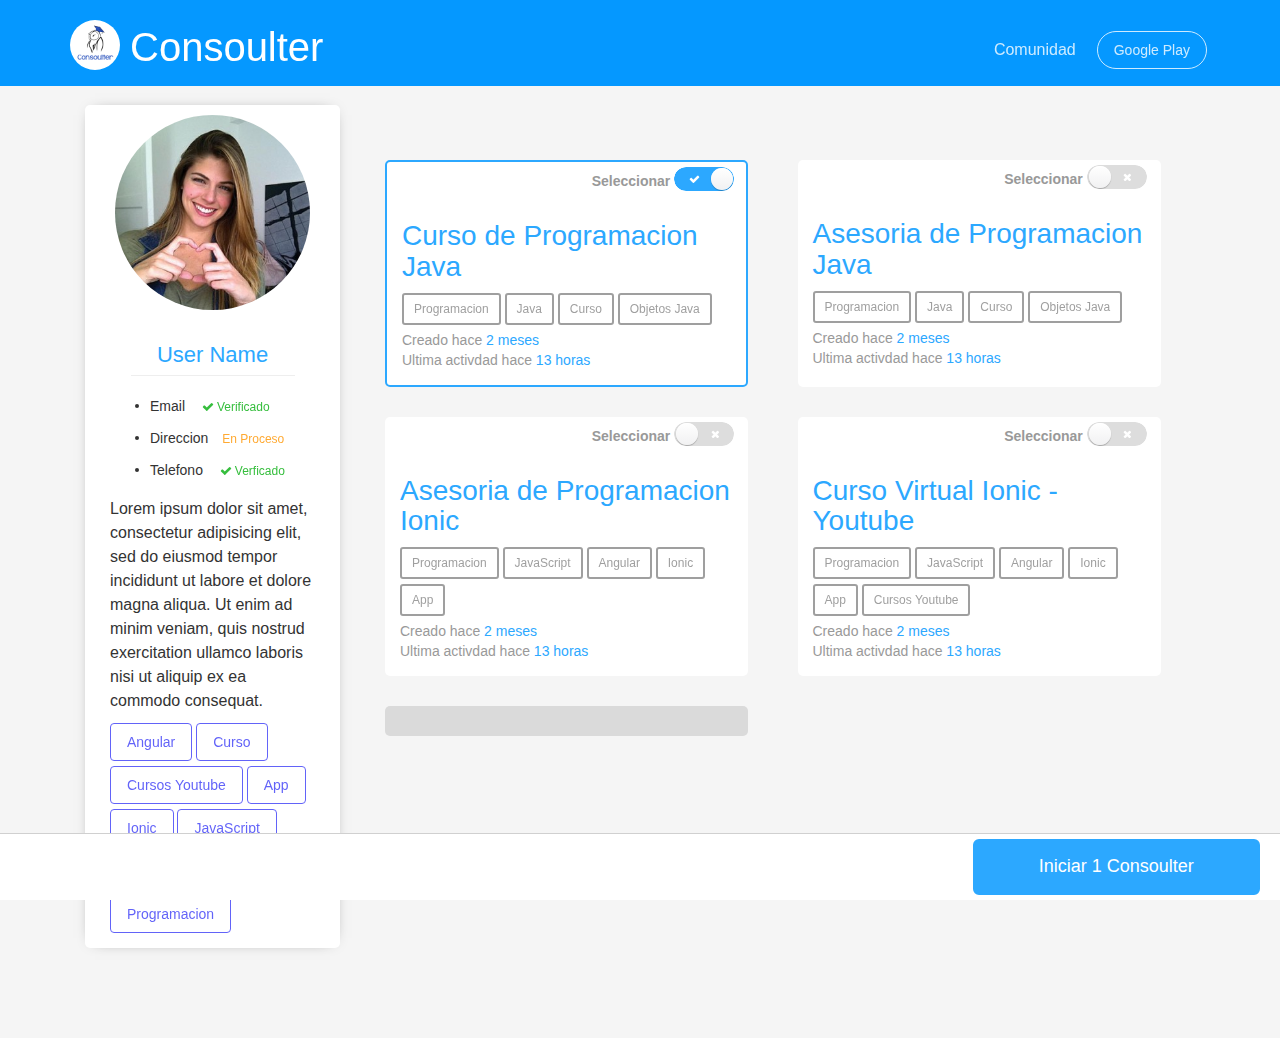
<file: templates/perfil.html>
<!DOCTYPE html>
<html>
<head lang="es_Es">
	<title>Search</title>
	<meta charset="utf-8">
	<meta content='width=device-width, initial-scale=1.0, maximum-scale=1.0, user-scalable=0' name='viewport' />
    <meta name="viewport" content="width=device-width" />
</head>
<body>
<!-- nav bar -->
<div id="navbar-full">
    <div class="container">
        <nav class="navbar navbar-ct-blue navbar-transparent navbar-fixed-top" role="navigation">
          
          <div class="container">
            <!-- Brand and toggle get grouped for better mobile display -->
            <div class="navbar-header">
                <button type="button" class="navbar-toggle" data-toggle="collapse" data-target="#bs-example-navbar-collapse-1">
                    <span class="sr-only">Toggle navigation</span>
                    <span class="icon-bar"></span>
                    <span class="icon-bar"></span>
                    <span class="icon-bar"></span>
                </button>
                <a href="./search.html">
                     <div class="logo-container ct-brand">
                        <div class="logo cst_logo">
                            <img class="ct-brand__image" src="source/img/consoulter_300x300.png">
                        </div>
                        <div class="brand">
                        	<h1 class="ct-brand__title">
                            	Consoulter
                        	</h1>
                        </div>
                        
                    </div>
                </a>
            </div>
        
            <!-- Collect the nav links, forms, and other content for toggling -->
            <div class="collapse navbar-collapse" id="bs-example-navbar-collapse-1">
              <ul class="nav navbar-nav navbar-right">
                    <li><a href="https://www.facebook.com/Consoulter/">Comunidad</a></li>
                    
                    <li><a href="https://play.google.com/store/apps/details?id=com.ionic.consoulter&hl=es" class="btn btn-round btn-default">Google Play</a></li>
               </ul>
              
            </div><!-- /.navbar-collapse -->
          </div><!-- /.container-fluid -->
        </nav>
    </div><!--  end container-->   
</div><!-- end nav bar -->

<!-- main -->
<div id="ct-main">
	<div class="container">
		<div class="col col-sm-3">
			<div class="ct-perfil">
				<div class="container-fluid">
					<div class="col-sm-12">
						<div class="ct-user__media ct-perfil__user-media">
							<img class="ct-user__image img-circle" src="source/img/nick_3_300x300.jpg"></img>
						</div>
						<h4 class="ct-user__name ct-perfil__user-name">
							<a href="#">User Name</a>
						</h4>
						<hr class="ct-perfil__hr">
					</div>
					<div class="col-sm-12">
						<div class="ct-user__live">
							<ul>
								<li>Email <button type="button" class="btn btn-simple btn-sm btn-success btn-tooltip" data-toggle="tooltip" data-placement="top" title="name@... a sido verificado por consoulter" data-trigger="manual"><i class='fa fa-check'></i>Verificado</button></li>
								<li>Direccion <button type="button" class="btn btn-simple btn-sm btn-warning btn-tooltip" data-toggle="tooltip" data-placement="top" title="calle 5 ** ciudad Cucut... esta en proceso de verificacion por consoulter" data-trigger="manual">En Proceso</button></li>
								<li>Telefono <button type="button" class="btn btn-simple btn-sm btn-success btn-tooltip" data-toggle="tooltip" data-placement="top" title="3132***8... a sido verificado por consoulter" data-trigger="manual"><i class='fa fa-check'></i>Verficado</button></li>
							</ul>
							<p>Lorem ipsum dolor sit amet, consectetur adipisicing elit, sed do eiusmod
							tempor incididunt ut labore et dolore magna aliqua. Ut enim ad minim veniam,
							quis nostrud exercitation ullamco laboris nisi ut aliquip ex ea commodo
							consequat.</p>
						</div>
					</div>
					<div class="col-sm-12">
						<div class="ct-pefil__tags">
							<a href="#" class="ct-tag btn btn-default">Angular</a href="#">
							<a href="#" class="ct-tag btn btn-default">Curso</a href="#">
							<a href="#" class="ct-tag btn btn-default">Cursos Youtube</a href="#">
							<a href="#" class="ct-tag btn btn-default">App</a href="#">
							<a href="#" class="ct-tag btn btn-default">Ionic</a href="#">
							<a href="#" class="ct-tag btn btn-default">JavaScript</a href="#">
							<a href="#" class="ct-tag btn btn-default">Java</a href="#">
							<a href="#" class="ct-tag btn btn-default">Objetos Java</a href="#">
							<a href="#" class="ct-tag btn btn-default">Programacion</a href="#">
						</div>
					</div>
				</div>
			</div>
		</div>
		<div class="col col-md-9">
		<div class="ct-cards">
			<div class="container-fluid">
				<div class="col col-sm-6">
					<div class="ct-card ct-card--select">
						<a href="#" class="ct-card__container container-fluid">
							<section class="row">
								<div class="col col-sm-6 pull-right">
									<div class="ct-card__select">
										<label class="text-muted">Seleccionar</label>
										<div class="switch"
												data-on-label="<i class='fa fa-check'></i>"
												data-off-label="<i class='fa fa-times'></i>">
											<input type="checkbox" checked/>
										</div>
									</div>
								</div>
								<div class="col col-sm-12">
									<header class="">
										<h3 class="ct-card__title">Curso de Programacion Java</h3>
									</header>
								</div>
								<div class="col col-sm-12">
									<div class="ct-card__tags">
										<a href="#" class="ct-tag btn btn-default btn-sm">Programacion</a href="#">
										<a href="#" class="ct-tag btn btn-default btn-sm">Java</a href="#">
										<a href="#" class="ct-tag btn btn-default btn-sm">Curso</a href="#">
										<a href="#" class="ct-tag btn btn-default btn-sm">Objetos Java</a href="#">
									</div>	
								</div>
							</section>
							<footer class="row">
									<span class="text-muted col col-sm-10">
										Creado hace <a href="#">2 meses</a>
									</span>
									<span class="text-muted col col-sm-10">
										Ultima activdad hace <a href="#">13 horas</a>
									</span>
							</footer>
						</a>
					</div>
				</div>
				<div class="col col-sm-6">
					<div class="ct-card">
						<a href="#" class="ct-card__container container-fluid">
							<section class="row">
								<div class="col col-sm-6 pull-right">
									<div class="ct-card__select">
										<label class="text-muted">Seleccionar</label>
										<div class="switch"
												data-on-label="<i class='fa fa-check'></i>"
												data-off-label="<i class='fa fa-times'></i>">
											<input type="checkbox"/>
										</div>
									</div>
								</div>
								<div class="col col-sm-12">
									<header class="">
										<h3 class="ct-card__title">Asesoria de Programacion Java</h3>
									</header>
								</div>
								<div class="col col-sm-12">
									<div class="ct-card__tags">
										<a href="#" class="ct-tag btn btn-default btn-sm">Programacion</a href="#">
										<a href="#" class="ct-tag btn btn-default btn-sm">Java</a href="#">
										<a href="#" class="ct-tag btn btn-default btn-sm">Curso</a href="#">
										<a href="#" class="ct-tag btn btn-default btn-sm">Objetos Java</a href="#">
									</div>	
								</div>
							</section>
							<footer class="row">
									<span class="text-muted col col-sm-10">
										Creado hace <a href="#">2 meses</a>
									</span>
									<span class="text-muted col col-sm-10">
										Ultima activdad hace <a href="#">13 horas</a>
									</span>
							</footer>
						</a>
					</div>
				</div>
				<div class="col col-sm-6">
					<div class="ct-card">
						<a href="#" class="ct-card__container container-fluid">
							<section class="row">
								<div class="col col-sm-6 pull-right">
									<div class="ct-card__select">
										<label class="text-muted">Seleccionar</label>
										<div class="switch"
												data-on-label="<i class='fa fa-check'></i>"
												data-off-label="<i class='fa fa-times'></i>">
											<input type="checkbox"/>
										</div>
									</div>
								</div>
								<div class="col col-sm-12">
									<header class="">
										<h3 class="ct-card__title">Asesoria de Programacion Ionic</h3>
									</header>
								</div>
								<div class="col col-sm-12">
									<div class="ct-card__tags">
										<a href="#" class="ct-tag btn btn-default btn-sm">Programacion</a href="#">
										<a href="#" class="ct-tag btn btn-default btn-sm">JavaScript</a href="#">
										<a href="#" class="ct-tag btn btn-default btn-sm">Angular</a href="#">
										<a href="#" class="ct-tag btn btn-default btn-sm">Ionic</a href="#">
										<a href="#" class="ct-tag btn btn-default btn-sm">App</a href="#">
									</div>	
								</div>
							</section>
							<footer class="row">
									<span class="text-muted col col-sm-10">
										Creado hace <a href="#">2 meses</a>
									</span>
									<span class="text-muted col col-sm-10">
										Ultima activdad hace <a href="#">13 horas</a>
									</span>
							</footer>
						</a>
					</div>
				</div>
				<div class="col col-sm-6">
					<div class="ct-card">
						<a href="#" class="ct-card__container container-fluid">
							<section class="row">
								<div class="col col-sm-6 pull-right">
									<div class="ct-card__select">
										<label class="text-muted">Seleccionar</label>
										<div class="switch"
												data-on-label="<i class='fa fa-check'></i>"
												data-off-label="<i class='fa fa-times'></i>">
											<input type="checkbox"/>
										</div>
									</div>
								</div>
								<div class="col col-sm-12">
									<header class="">
										<h3 class="ct-card__title">Curso Virtual Ionic - Youtube</h3>
									</header>
								</div>
								<div class="col col-sm-12">
									<div class="ct-card__tags">
										<a href="#" class="ct-tag btn btn-default btn-sm">Programacion</a href="#">
										<a href="#" class="ct-tag btn btn-default btn-sm">JavaScript</a href="#">
										<a href="#" class="ct-tag btn btn-default btn-sm">Angular</a href="#">
										<a href="#" class="ct-tag btn btn-default btn-sm">Ionic</a href="#">
										<a href="#" class="ct-tag btn btn-default btn-sm">App</a href="#">
										<a href="#" class="ct-tag btn btn-default btn-sm">Cursos Youtube</a href="#">
									</div>	
								</div>
							</section>
							<footer class="row">
									<span class="text-muted col col-sm-10">
										Creado hace <a href="#">2 meses</a>
									</span>
									<span class="text-muted col col-sm-10">
										Ultima activdad hace <a href="#">13 horas</a>
									</span>
							</footer>
						</a>
					</div>
				</div>
				<div class="col col-sm-6">
					<div class="ct-card ct-card--load animate--load">
						<div class="container-fluid">
							<!-- no load content -->
						</div>
					</div>
				</div>
			</div>
		</div>
		</div>
	</div>
	<div class="ct-nav_action">
		<p class="text-primary col-md-9 visible-md-block hidden-sm">
			
		</p>
		<div class="col col-sm-12 col-md-3">
			<a class="btn btn-block btn-lg btn-info btn-fill" href="./chat.html">
				Iniciar <span class="ct-count_select">1</span> Consoulter
			</a>
		</div>
	</div>
</div><!-- end main-->

</body>	
<loadstyle>
     <link rel="stylesheet" type="text/css" href="source/css/uikit_creative-tim.min.css">
     <link rel="stylesheet" type="text/css" href="source/css/consoulter-theme.css">
</loadstyle>

<loadscript>
	<script src="source/js/jquery.min.js" type="text/javascript"></script>
	<script src="source/js/bootstrap.min.js" type="text/javascript"></script>
	<script src="source/js/gsdk.min.js" type="text/javascript"></script>
    <script src="source/js/custom.js"></script>
</loadscript>
</html>
</file>
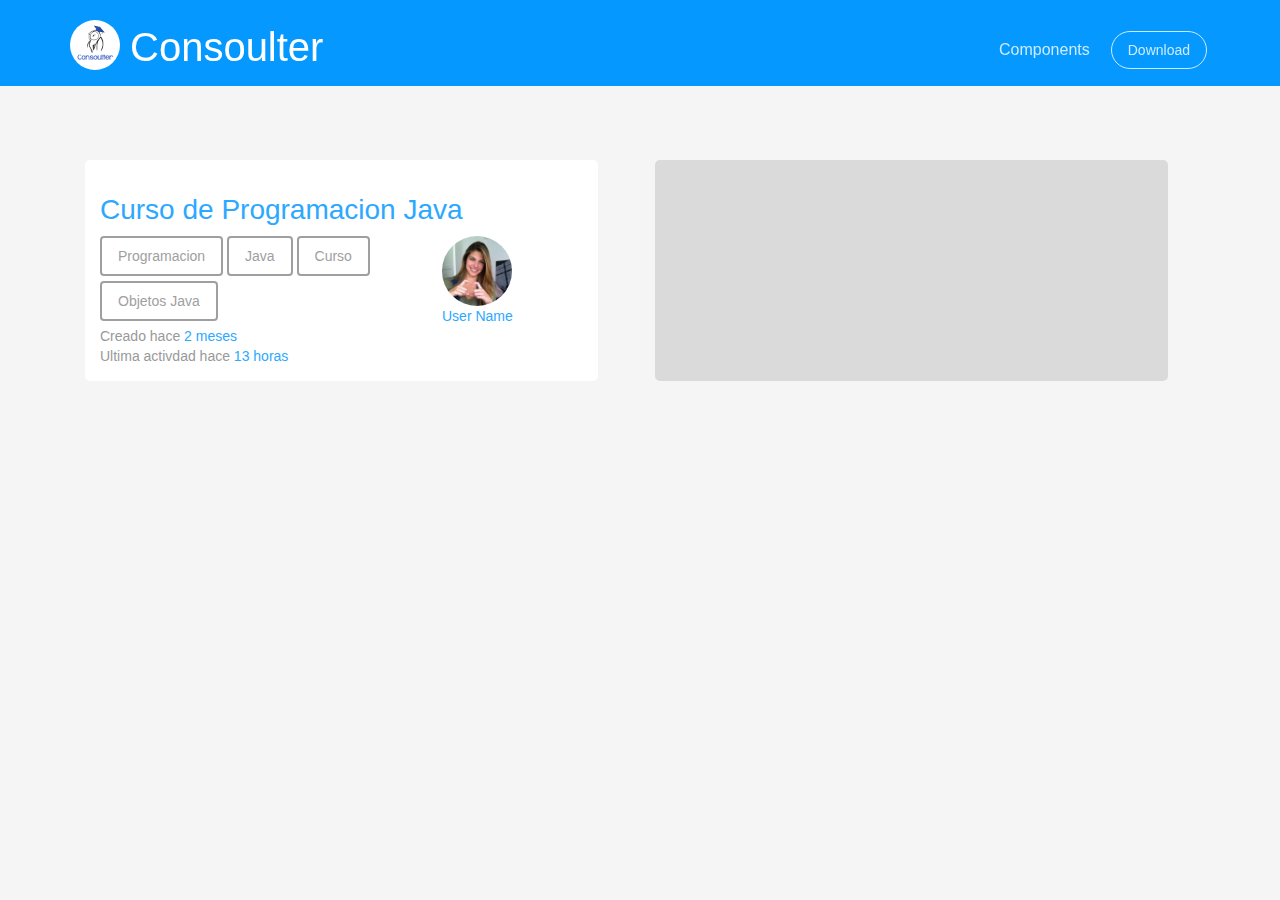
<file: templates/search.html>
<!DOCTYPE html>
<html>
<head lang="es_Es">
	<title>Search</title>
	<meta charset="utf-8">
	<meta content='width=device-width, initial-scale=1.0, maximum-scale=1.0, user-scalable=0' name='viewport' />
    <meta name="viewport" content="width=device-width" />
</head>
<body>
<!-- nav bar -->
<div id="navbar-full">
    <div class="container">
        <nav class="navbar navbar-ct-blue navbar-transparent navbar-fixed-top" role="navigation">
          
          <div class="container">
            <!-- Brand and toggle get grouped for better mobile display -->
            <div class="navbar-header">
                <button type="button" class="navbar-toggle" data-toggle="collapse" data-target="#bs-example-navbar-collapse-1">
                    <span class="sr-only">Toggle navigation</span>
                    <span class="icon-bar"></span>
                    <span class="icon-bar"></span>
                    <span class="icon-bar"></span>
                </button>
                <a href="./search.html">
                     <div class="logo-container ct-brand">
                        <div class="logo cst_logo">
                            <img class="ct-brand__image" src="source/img/consoulter_300x300.png">
                        </div>
                        <div class="brand">
                        	<h1 class="ct-brand__title">
                            	Consoulter
                        	</h1>
                        </div>
                        
                    </div>
                </a>
            </div>
        
            <!-- Collect the nav links, forms, and other content for toggling -->
            <div class="collapse navbar-collapse" id="bs-example-navbar-collapse-1">
              <ul class="nav navbar-nav navbar-right">
                    <li><a href="components.html">Components</a></li>
                    
                    <li><a href="http://www.creative-tim.com/product/get-shit-done-kit" class="btn btn-round btn-default">Download</a></li>
               </ul>
              
            </div><!-- /.navbar-collapse -->
          </div><!-- /.container-fluid -->
        </nav>
    </div><!--  end container-->   
</div><!-- end nav bar -->

<!-- main -->
<div id="ct-main">
	<div class="ct-cards">
		<div class="container">
			<div class="col col-sm-6">
				<div class="ct-card">
					<a href="./perfil.html" class="ct-card__container container-fluid">
						<section class="row">
							<div class="col col-sm-12">
								<header class="">
									<h3 class="ct-card__title">Curso de Programacion Java</h3>
								</header>
							</div>
							<div class="col col-sm-8">
								<div class="ct-card__tags">
									<a href="#" class="ct-tag btn btn-default">Programacion</a href="#">
									<a href="#" class="ct-tag btn btn-default">Java</a href="#">
									<a href="#" class="ct-tag btn btn-default">Curso</a href="#">
									<a href="#" class="ct-tag btn btn-default">Objetos Java</a href="#">
								</div>	
							</div>
							<div class="col col-sm-4">
								<div class="ct-card__user">
									<div class="ct-user__media">
										<img class="ct-user__image img-circle" src="source/img/nick_3_300x300.jpg">
									</div>
									<a class="ct-user__name" href="#">User Name</a>
								</div>
							</div>
						</section>
						<footer class="row">
								<span class="text-muted col col-sm-10">
									Creado hace <a href="#">2 meses</a>
								</span>
								<span class="text-muted col col-sm-10">
									Ultima activdad hace <a href="#">13 horas</a>
								</span>
						</footer>
					</a>
				</div>
			</div>
			<div class="col col-sm-6">
				<div class="ct-card ct-card--load animate--load">
					<div class="container-fluid">
						<!-- no load content -->
					</div>
				</div>
			</div>
		</div>
	</div>
</div><!-- end main-->

</body>	
<loadstyle>
     <link rel="stylesheet" type="text/css" href="source/css/uikit_creative-tim.min.css">
     <link rel="stylesheet" type="text/css" href="source/css/consoulter-theme.css">
</loadstyle>

<loadscript>
	<script src="source/js/jquery.min.js" type="text/javascript"></script>
	<script src="source/js/bootstrap.min.js" type="text/javascript"></script>
	<script src="source/js/gsdk.min.js" type="text/javascript"></script>
    <script src="source/js/custom.js"></script>
</loadscript>
</html>
</file>
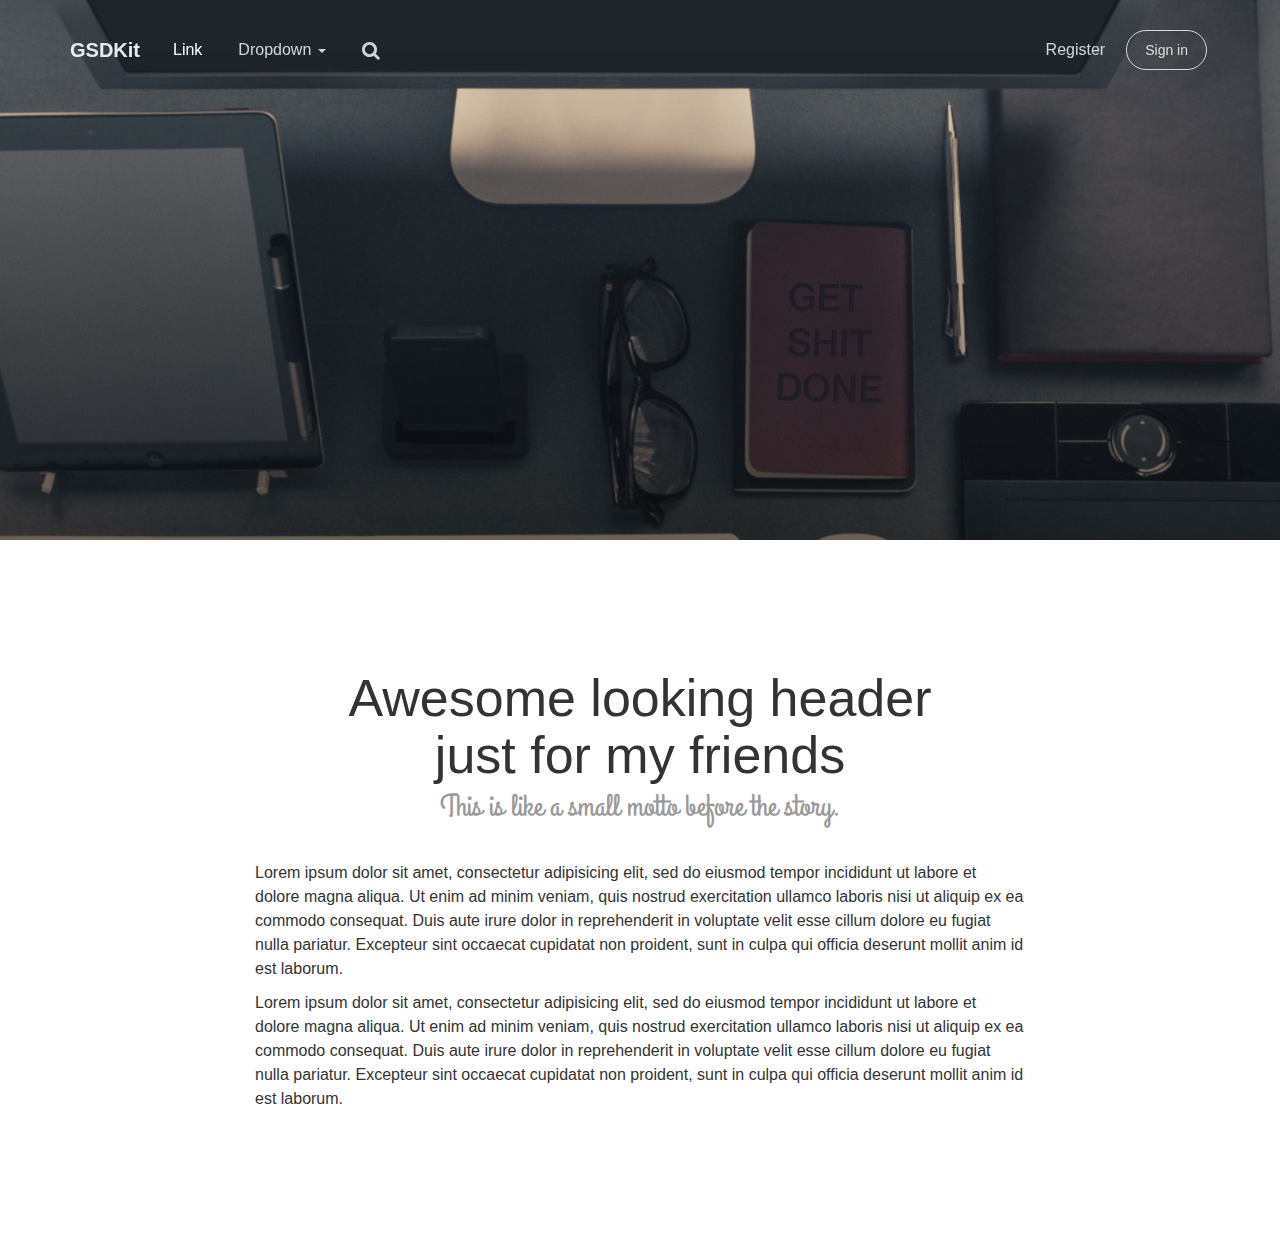
<file: templates/Ui Kit - Creative Tim/navbar-transparent.html>
<!doctype html>
<html lang="en">
<head>
	<meta charset="utf-8" />
	<link rel="apple-touch-icon" sizes="76x76" href="assets/img/apple-icon.png">
	<link rel="icon" type="image/png" href="assets/img/favicon.png">	
	
	<meta http-equiv="X-UA-Compatible" content="IE=edge,chrome=1" />
	<title>Get Shit Done Kit by Creative Tim</title>

	<meta content='width=device-width, initial-scale=1.0, maximum-scale=1.0, user-scalable=0' name='viewport' />
    <meta name="viewport" content="width=device-width" />
	
    <link href="bootstrap3/css/bootstrap.css" rel="stylesheet" />
    <link href="bootstrap3/css/font-awesome.css" rel="stylesheet" />
    
	<link href="assets/css/gsdk.css" rel="stylesheet" />   
    <link href="assets/css/demo.css" rel="stylesheet" /> 

    <!--     Font Awesome     -->
    <link href="http://netdna.bootstrapcdn.com/font-awesome/4.0.3/css/font-awesome.css" rel="stylesheet">
    <link href='http://fonts.googleapis.com/css?family=Grand+Hotel' rel='stylesheet' type='text/css'>
  
</head>

<body>
 <div id="navbar-full">
    <div id="navbar">
    <!--    
        navbar-default can be changed with navbar-ct-blue navbar-ct-azzure navbar-ct-red navbar-ct-green navbar-ct-orange  
        -->
        <nav class="navbar navbar-ct-blue navbar-transparent navbar-fixed-top" role="navigation">
          <div class="alert alert-success hidden">
            <div class="container">
                <b>Lorem ipsum</b> dolor sit amet, consectetuer adipiscing elit, sed diam nonummy nibh euismod tincidunt ut laoreet dolore magna aliquam erat volutpat.
            </div>
          </div>
          
          <div class="container">
            <!-- Brand and toggle get grouped for better mobile display -->
            <div class="navbar-header">
              <button type="button" class="navbar-toggle" data-toggle="collapse" data-target="#bs-example-navbar-collapse-1">
                <span class="sr-only">Toggle navigation</span>
                <span class="icon-bar"></span>
                <span class="icon-bar"></span>
                <span class="icon-bar"></span>
              </button>
              <a class="navbar-brand" href="#gsdk">GSDKit</a>
            </div>
        
            <!-- Collect the nav links, forms, and other content for toggling -->
            <div class="collapse navbar-collapse" id="bs-example-navbar-collapse-1">
              <ul class="nav navbar-nav">
                <li class="active"><a href="#gsdk">Link</a></li>
                <li class="dropdown">
                      <a href="#gsdk" class="dropdown-toggle" data-toggle="dropdown">Dropdown <b class="caret"></b></a>
                      <ul class="dropdown-menu">
                        <li><a href="#gsdk">Action</a></li>
                        <li><a href="#gsdk">Another action</a></li>
                        <li><a href="#gsdk">Something</a></li>
                        <li><a href="#gsdk">Another action</a></li>
                        <li><a href="#gsdk">Something</a></li>
                        <li class="divider"></li>
                        <li><a href="#gsdk">Separated link</a></li>
                      </ul>
                </li>
                <li>
                    <a href="javascript:void(0);" data-toggle="search" class="hidden-xs"><i class="fa fa-search"></i></a>
                </li>
              </ul>
               <form class="navbar-form navbar-left navbar-search-form" role="search">                  
                 <div class="form-group">
                      <input type="text" value="" class="form-control" placeholder="Search...">
                 </div> 
              </form>
              <ul class="nav navbar-nav navbar-right">
                    <li><a href="#gsdk">Register</a></li>
                    
                    <li><button href="#gsdk" class="btn btn-round btn-default">Sign in</button></li>
               </ul>
              
            </div><!-- /.navbar-collapse -->
          </div><!-- /.container-fluid -->
        </nav>
        <div class="blurred-container">
            <div class="img-src" style="background-image: url('assets/img/bg.jpg')"></div>
        </div>
    </div><!--  end navbar -->

</div> <!-- end menu-dropdown -->

<div class="main">
    <div class="container tim-container" style="max-width:800px; padding-top:100px">
       <h1 class="text-center">Awesome looking header <br> just for my friends<small class="subtitle">This is like a small motto before the story.</small></h1>
       <p>Lorem ipsum dolor sit amet, consectetur adipisicing elit, sed do eiusmod tempor incididunt ut labore et dolore magna aliqua. Ut enim ad minim veniam, quis nostrud exercitation ullamco laboris nisi ut aliquip ex ea commodo consequat. Duis aute irure dolor in reprehenderit in voluptate velit esse cillum dolore eu fugiat nulla pariatur. Excepteur sint occaecat cupidatat non proident, sunt in culpa qui officia deserunt mollit anim id est laborum.</p>
       <p>Lorem ipsum dolor sit amet, consectetur adipisicing elit, sed do eiusmod tempor incididunt ut labore et dolore magna aliqua. Ut enim ad minim veniam, quis nostrud exercitation ullamco laboris nisi ut aliquip ex ea commodo consequat. Duis aute irure dolor in reprehenderit in voluptate velit esse cillum dolore eu fugiat nulla pariatur. Excepteur sint occaecat cupidatat non proident, sunt in culpa qui officia deserunt mollit anim id est laborum.</p>      
           <!--     end extras -->        
    </div>
    <div class="space"></div>
<!-- end container -->
</div>
<!-- end main -->

</body>

    <script src="jquery/jquery-1.10.2.js" type="text/javascript"></script>
	<script src="assets/js/jquery-ui-1.10.4.custom.min.js" type="text/javascript"></script>

	<script src="bootstrap3/js/bootstrap.js" type="text/javascript"></script>
	<script src="assets/js/gsdk-checkbox.js"></script>
	<script src="assets/js/gsdk-radio.js"></script>
	<script src="assets/js/gsdk-bootstrapswitch.js"></script>
	<script src="assets/js/get-shit-done.js"></script>
	
    <script src="assets/js/custom.js"></script>

</html>
</file>
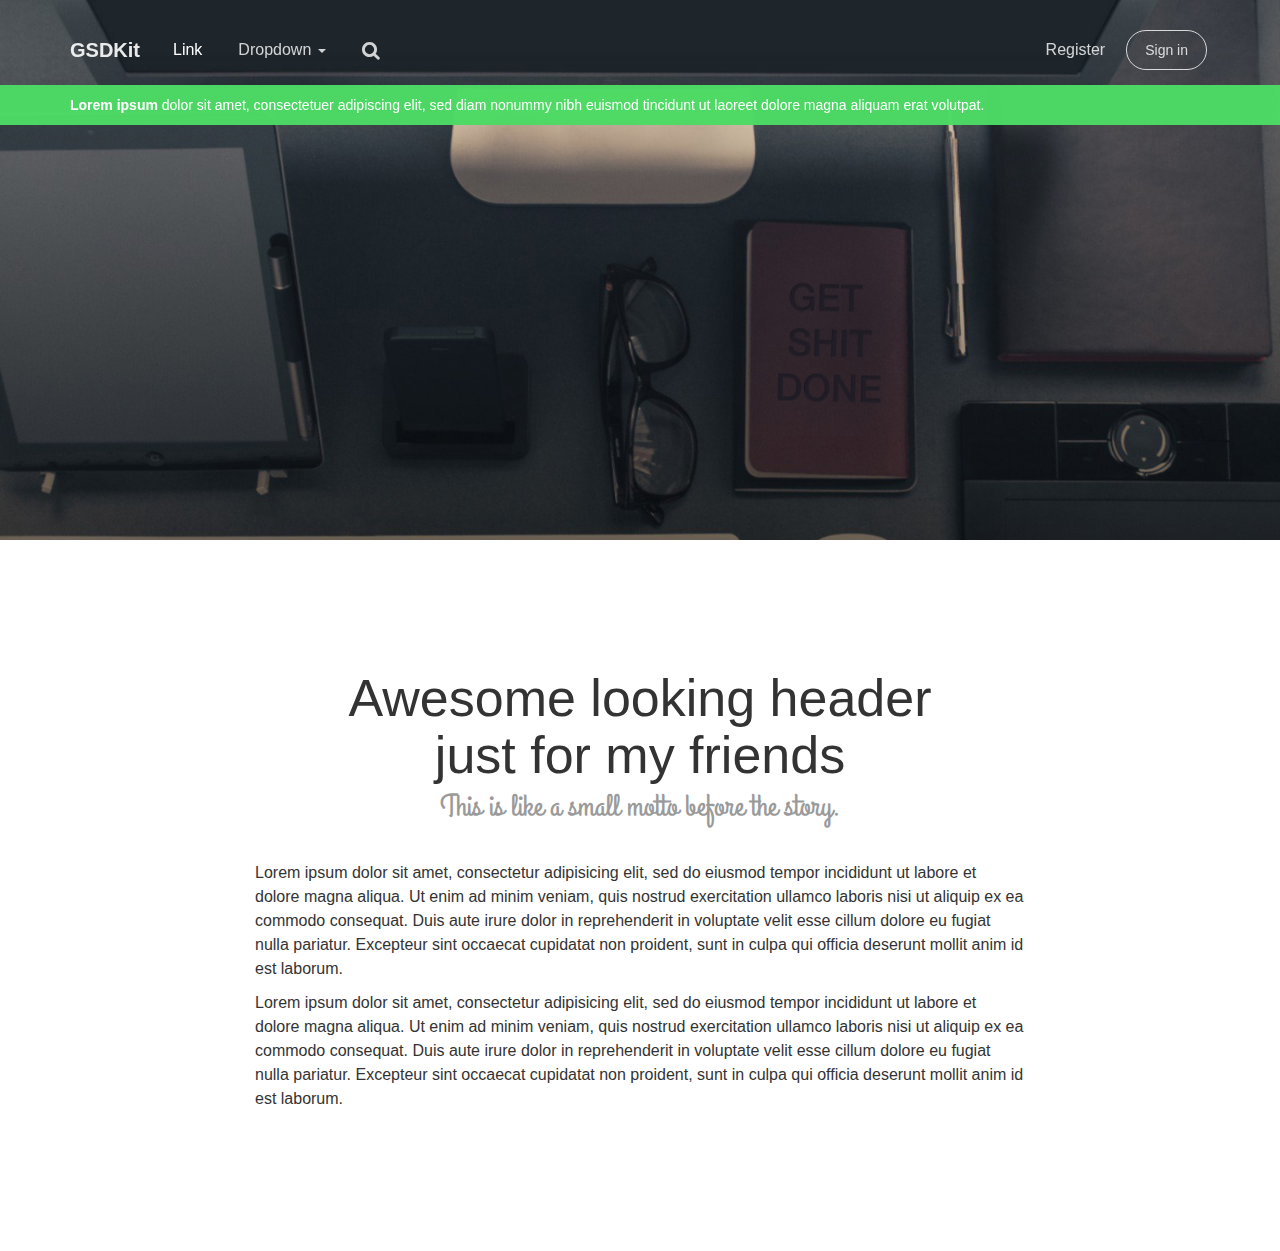
<file: templates/Ui Kit - Creative Tim/notification.html>
<!doctype html>
<html lang="en">
<head>
	<meta charset="utf-8" />
	<link rel="apple-touch-icon" sizes="76x76" href="assets/img/apple-icon.png">
	<link rel="icon" type="image/png" href="assets/img/favicon.png">
	
	<meta http-equiv="X-UA-Compatible" content="IE=edge,chrome=1" />
	<title>Get Shit Done Kit by Creative Tim</title>

	<meta content='width=device-width, initial-scale=1.0, maximum-scale=1.0, user-scalable=0' name='viewport' />
    <meta name="viewport" content="width=device-width" />
	
    <link href="bootstrap3/css/bootstrap.css" rel="stylesheet" />
    <link href="bootstrap3/css/font-awesome.css" rel="stylesheet" />
    
	<link href="assets/css/gsdk.css" rel="stylesheet" />   
    <link href="assets/css/demo.css" rel="stylesheet" /> 

    <!--     Font Awesome     -->
    <link href="http://netdna.bootstrapcdn.com/font-awesome/4.0.3/css/font-awesome.css" rel="stylesheet">
    <link href='http://fonts.googleapis.com/css?family=Grand+Hotel' rel='stylesheet' type='text/css'>
  
</head>

<body>
 <div id="navbar-full">
    <div id="navbar">
    <!--    
        navbar-default can be changed with navbar-ct-blue navbar-ct-azzure navbar-ct-red navbar-ct-green navbar-ct-orange  
        -->
        <nav class="navbar navbar-default navbar-transparent navbar-fixed-top" role="navigation">
          <div class="alert alert-success">
            <div class="container">
                <b>Lorem ipsum</b> dolor sit amet, consectetuer adipiscing elit, sed diam nonummy nibh euismod tincidunt ut laoreet dolore magna aliquam erat volutpat.
            </div>
          </div>
          
          <div class="container">
            <!-- Brand and toggle get grouped for better mobile display -->
            <div class="navbar-header">
              <button type="button" class="navbar-toggle" data-toggle="collapse" data-target="#bs-example-navbar-collapse-1">
                <span class="sr-only">Toggle navigation</span>
                <span class="icon-bar"></span>
                <span class="icon-bar"></span>
                <span class="icon-bar"></span>
              </button>
              <a class="navbar-brand" href="#gsdk">GSDKit</a>
            </div>
        
            <!-- Collect the nav links, forms, and other content for toggling -->
            <div class="collapse navbar-collapse" id="bs-example-navbar-collapse-1">
              <ul class="nav navbar-nav">
                <li class="active"><a href="#gsdk">Link</a></li>
                <li class="dropdown">
                      <a href="#gsdk" class="dropdown-toggle" data-toggle="dropdown">Dropdown <b class="caret"></b></a>
                      <ul class="dropdown-menu">
                        <li><a href="#gsdk">Action</a></li>
                        <li><a href="#gsdk">Another action</a></li>
                        <li><a href="#gsdk">Something</a></li>
                        <li><a href="#gsdk">Another action</a></li>
                        <li><a href="#gsdk">Something</a></li>
                        <li class="divider"></li>
                        <li><a href="#gsdk">Separated link</a></li>
                      </ul>
                </li>
                <li>
                    <a href="javascript:void(0);" data-toggle="search" class="hidden-xs"><i class="fa fa-search"></i></a>
                </li>
              </ul>
               <form class="navbar-form navbar-left navbar-search-form" role="search">                  
                 <div class="form-group">
                      <input type="text" value="" class="form-control" placeholder="Search...">
                 </div> 
              </form>
              <ul class="nav navbar-nav navbar-right">
                    <li><a href="#gsdk">Register</a></li>
                    
                    <li><button href="#gsdk" class="btn btn-round btn-default">Sign in</button></li>
               </ul>
              
            </div><!-- /.navbar-collapse -->
          </div><!-- /.container-fluid -->
        </nav>
     <div class="blurred-container">
            <div class="img-src" style="background-image: url('assets/img/bg.jpg')"></div>
        </div>
    </div><!--  end navbar -->

</div> <!-- end menu-dropdown -->

<div class="main">
    <div class="container tim-container" style="max-width:800px; padding-top:100px">
       <h1 class="text-center">Awesome looking header <br> just for my friends<small class="subtitle">This is like a small motto before the story.</small></h1>
       <p>Lorem ipsum dolor sit amet, consectetur adipisicing elit, sed do eiusmod tempor incididunt ut labore et dolore magna aliqua. Ut enim ad minim veniam, quis nostrud exercitation ullamco laboris nisi ut aliquip ex ea commodo consequat. Duis aute irure dolor in reprehenderit in voluptate velit esse cillum dolore eu fugiat nulla pariatur. Excepteur sint occaecat cupidatat non proident, sunt in culpa qui officia deserunt mollit anim id est laborum.</p>
       <p>Lorem ipsum dolor sit amet, consectetur adipisicing elit, sed do eiusmod tempor incididunt ut labore et dolore magna aliqua. Ut enim ad minim veniam, quis nostrud exercitation ullamco laboris nisi ut aliquip ex ea commodo consequat. Duis aute irure dolor in reprehenderit in voluptate velit esse cillum dolore eu fugiat nulla pariatur. Excepteur sint occaecat cupidatat non proident, sunt in culpa qui officia deserunt mollit anim id est laborum.</p>      
           <!--     end extras -->        
    </div>
    <div class="space"></div>
<!-- end container -->
</div>
<!-- end main -->

</body>

     <script src="jquery/jquery-1.10.2.js" type="text/javascript"></script>
	<script src="assets/js/jquery-ui-1.10.4.custom.min.js" type="text/javascript"></script>

	<script src="bootstrap3/js/bootstrap.js" type="text/javascript"></script>
	<script src="assets/js/gsdk-checkbox.js"></script>
	<script src="assets/js/gsdk-radio.js"></script>
	<script src="assets/js/gsdk-bootstrapswitch.js"></script>
	<script src="assets/js/get-shit-done.js"></script>
	
    <script src="assets/js/custom.js"></script>

</html>
</file>
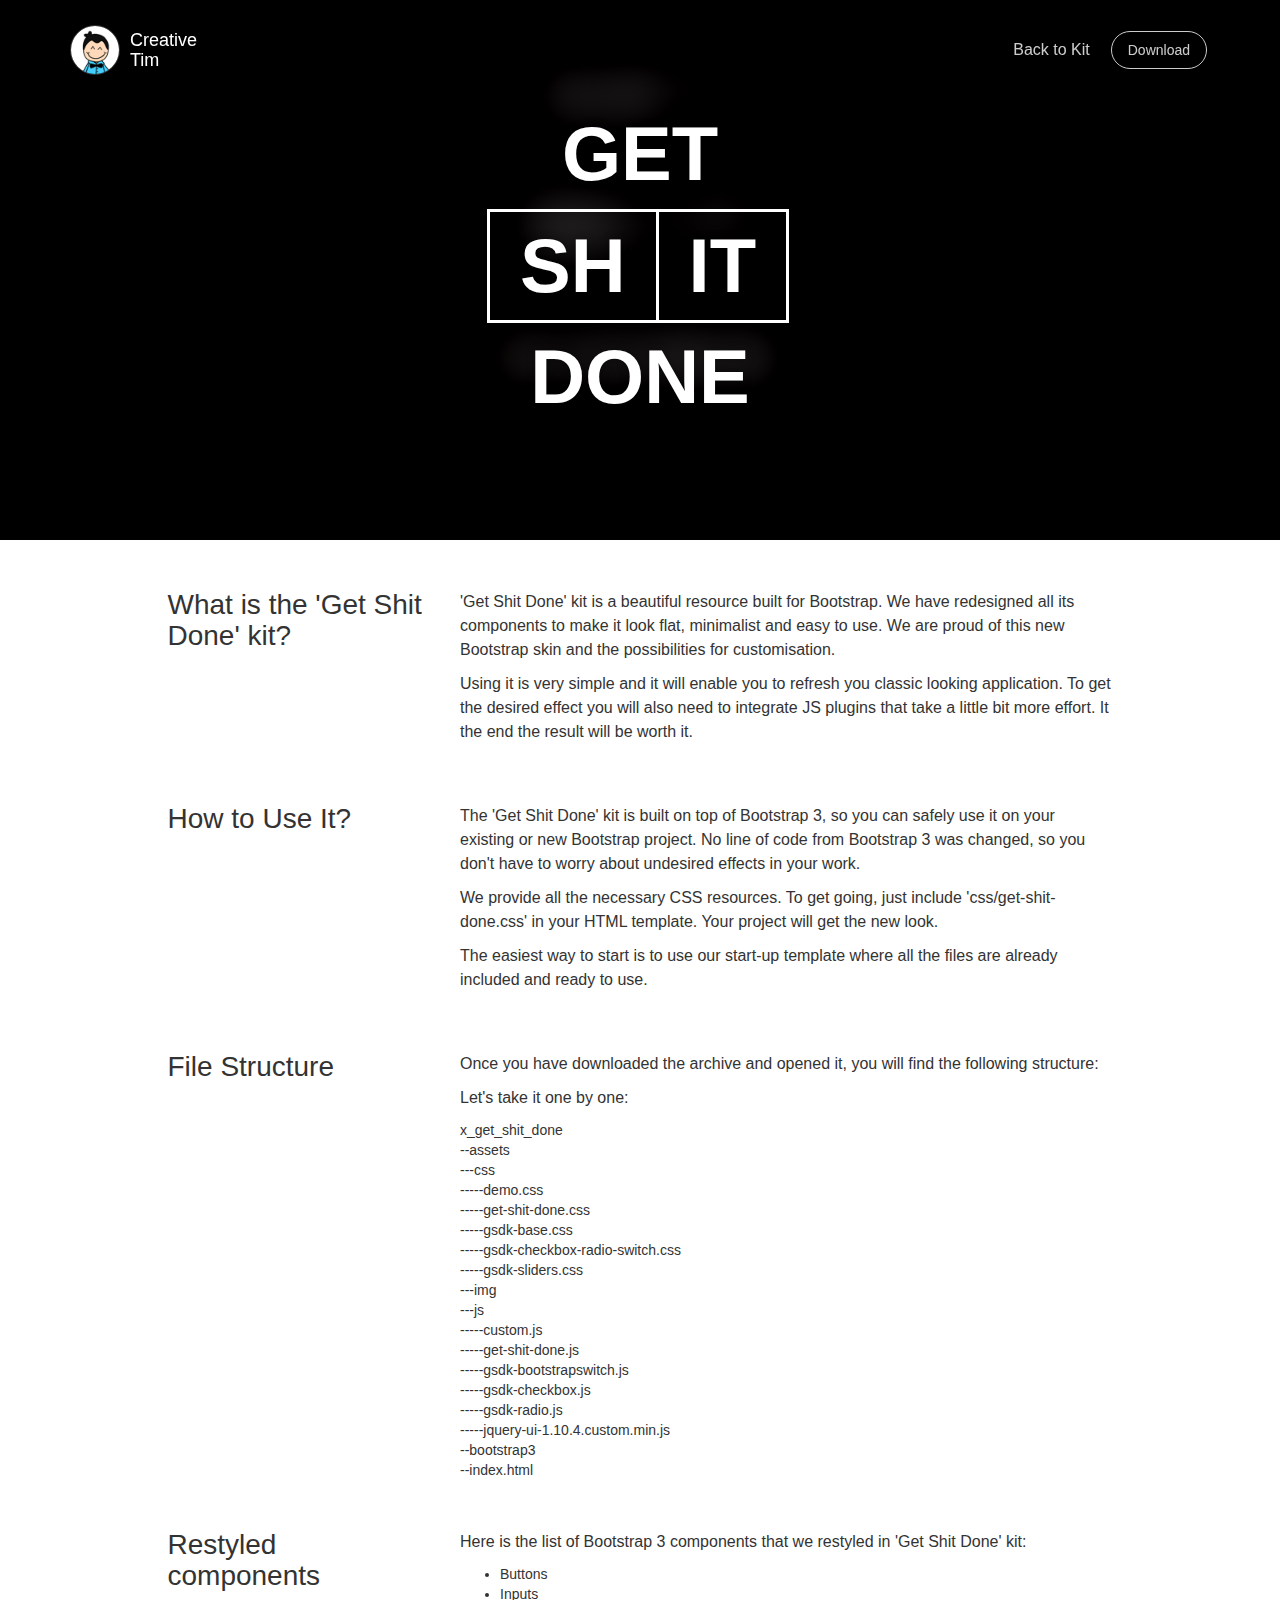
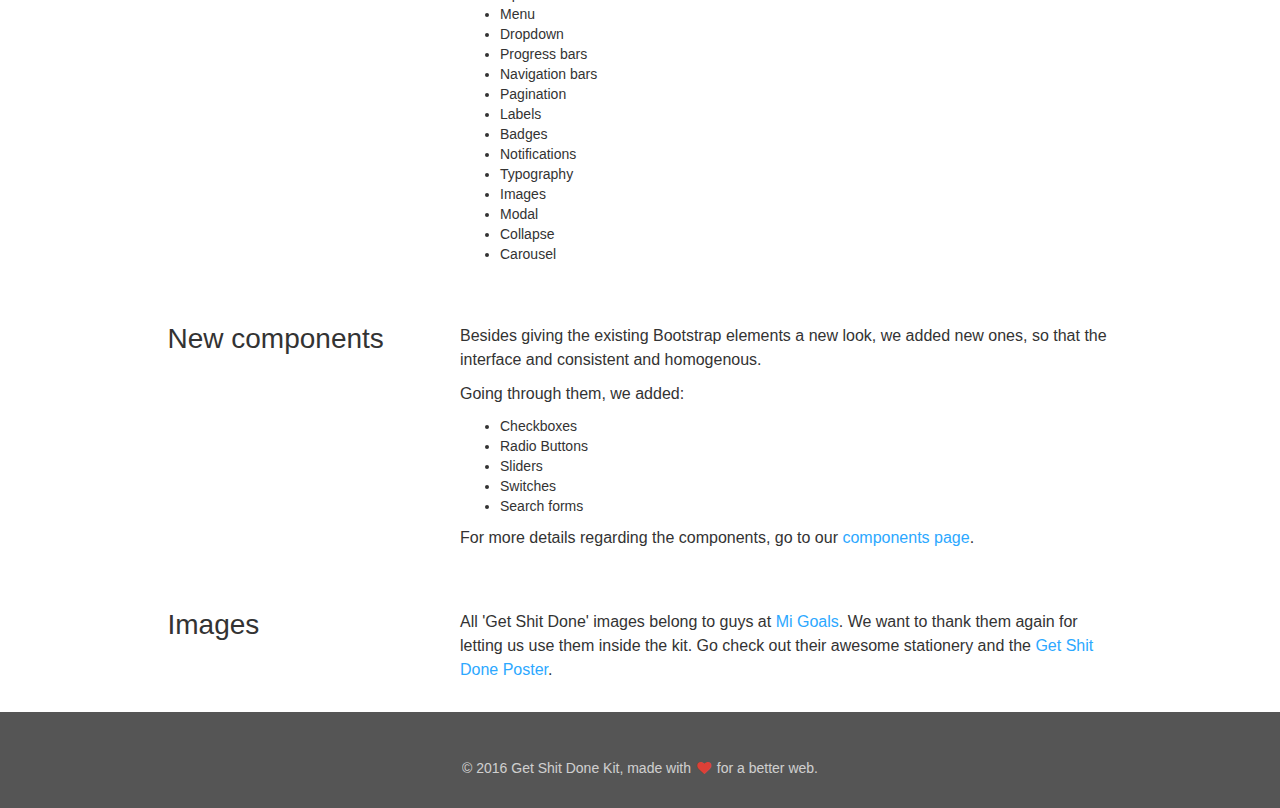
<file: templates/Ui Kit - Creative Tim/tutorial.html>
<!doctype html>
<html lang="en">
<head>
	<meta charset="utf-8" />
	<link rel="apple-touch-icon" sizes="76x76" href="assets/img/apple-icon.png">
	<link rel="icon" type="image/png" href="assets/img/favicon.png">
	
	<meta http-equiv="X-UA-Compatible" content="IE=edge,chrome=1" />
	<title>Get Shit Done Kit Tutorial by Creative Tim</title>

	<meta content='width=device-width, initial-scale=1.0, maximum-scale=1.0, user-scalable=0' name='viewport' />
    <meta name="viewport" content="width=device-width" />
	
    <link href="bootstrap3/css/bootstrap.css" rel="stylesheet" />
    
	<link href="assets/css/gsdk.css" rel="stylesheet" />   
    <link href="assets/css/demo.css" rel="stylesheet" />  

    <link href="bootstrap3/css/font-awesome.css" rel="stylesheet">

	<script src="jquery/jquery-1.10.2.js" type="text/javascript"></script>
	<script src="assets/js/jquery-ui-1.10.4.custom.min.js" type="text/javascript"></script>

	<script src="bootstrap3/js/bootstrap.js" type="text/javascript"></script>
	<script src="assets/js/gsdk-checkbox.js"></script>
	<script src="assets/js/gsdk-radio.js"></script>
	<script src="assets/js/gsdk-bootstrapswitch.js"></script>
	<script src="assets/js/get-shit-done.js"></script>
  
</head>
<body>

<div id="navbar-full">
    <div class="container">
        <nav class="navbar navbar-ct-blue navbar-transparent navbar-fixed-top" role="navigation">
          
          <div class="container">
            <!-- Brand and toggle get grouped for better mobile display -->
            <div class="navbar-header">
                <button type="button" class="navbar-toggle" data-toggle="collapse" data-target="#bs-example-navbar-collapse-1">
                    <span class="sr-only">Toggle navigation</span>
                    <span class="icon-bar"></span>
                    <span class="icon-bar"></span>
                    <span class="icon-bar"></span>
                </button>
                <a href="http://creative-tim.com">
                     <div class="logo-container">
                        <div class="logo">
                            <img src="assets/img/new_logo.png">
                        </div>
                        <div class="brand">
                            Creative Tim
                        </div>
                    </div>
                </a>
            </div>
        
            <!-- Collect the nav links, forms, and other content for toggling -->
            <div class="collapse navbar-collapse" id="bs-example-navbar-collapse-1">
              <ul class="nav navbar-nav navbar-right">
                    <li><a href="index.html">Back to Kit</a></li>
                    
                    <li><a href="http://www.creative-tim.com/product/get-shit-done-kit" class="btn btn-round btn-default">Download</a></li>
               </ul>
              
            </div><!-- /.navbar-collapse -->
          </div><!-- /.container-fluid -->
        </nav>
    </div><!--  end container-->
    
    <div class='blurred-container'>
        <div class="motto">
            <div>Get</div>
            <div class="border no-right-border">Sh</div><div class="border">it</div>
            <div>Done</div>
        </div>
        <div class="img-src" style="background-image: url('assets/img/blurred-black-cover.jpeg')"></div>
        <div class="img-src img-blurred" style="background-image: url('assets/img/blurred-black-cover.jpeg')"></div>
    </div>
    
</div>

<div class="main">
<div class="container tim-container">

    <div class="row tim-row">
        <div class="col-md-3 col-md-offset-1">
            <h3>What is the 'Get Shit Done' kit? </h3>
        </div>
        <div class="col-md-7">
            <p>
            'Get Shit Done' kit is a beautiful resource built for Bootstrap. We have redesigned all its components to make it look flat, minimalist and easy to use. We are proud of this new Bootstrap skin and the possibilities for customisation.
            </p>
            <p>
                Using it is very simple and it will enable you to refresh you classic looking application. To get the desired effect you will also need to integrate JS plugins that take a little bit more effort. It the end the result will be worth it.
            </p>
        </div>
        
    </div>
<!--     end row -->

    <div class="row tim-row">
        <div class="col-md-3 col-md-offset-1">
            <h3>How to Use It? </h3>
        </div>
        <div class="col-md-7"> 
        <p>
        The 'Get Shit Done' kit is built on top of Bootstrap 3, so you can safely use it on your existing or new Bootstrap project. No line of code from Bootstrap 3 was changed, so you don't have to worry about undesired effects in your work.
        </p>
        <p>
            We provide all the necessary CSS resources. To get going, just include 'css/get-shit-done.css' in your HTML template. Your project will get the new look.
        </p>
        <p>
            The easiest way to start is to use our start-up template where all the files are already included and ready to use.
        </p>
        </div>
    </div>
<!--   end row -->  

<div class="row tim-row">
    <div class="col-md-3 col-md-offset-1">
        <h3>File Structure</h3>
    </div>
    <div class="col-md-7">
        <p>
            Once you have downloaded the archive and opened it, you will find the following structure:
            
        </p>
        <p>
            Let's take it one by one:
        </p>
        x_get_shit_done<br>
        --assets<br>
        ---css<br>
        -----demo.css<br>
        -----get-shit-done.css<br>
        -----gsdk-base.css<br>
        -----gsdk-checkbox-radio-switch.css<br>
        -----gsdk-sliders.css<br>
        ---img<br>
        ---js<br>
        -----custom.js<br>
        -----get-shit-done.js<br>
        -----gsdk-bootstrapswitch.js<br>
        -----gsdk-checkbox.js<br>
        -----gsdk-radio.js<br>
        -----jquery-ui-1.10.4.custom.min.js<br>
        --bootstrap3<br>
        --index.html<br>
    </div>
</div>
<!-- end row -->

<div class="row tim-row">
    <div class="col-md-3 col-md-offset-1">
        <h3>Restyled components</h3>
    </div>
    <div class="col-md-7">
        <p>
        Here is the list of Bootstrap 3 components that we restyled in 'Get Shit Done' kit:
            <ul>
                <li> Buttons </li>
                <li> Inputs</li>
                <li> Menu </li>
                <li> Dropdown</li>
                <li> Progress bars</li>
                <li> Navigation bars</li>
                <li> Pagination</li>
                <li> Labels</li>
                <li> Badges</li>
                <li> Notifications</li>
                <li> Typography</li>
                <li> Images</li>
                <li> Modal </li>
                <li> Collapse</li>
                <li> Carousel</li>
            </ul>
        </p>
    </div>
</div>
<!-- end row -->

<div class="row tim-row">
    <div class="col-md-3 col-md-offset-1">
        <h3>New components</h3>
    </div>
    <div class="col-md-7">
        <p>
        Besides giving the existing Bootstrap elements a new look, we added new ones, so that the interface and consistent and homogenous.
        </p>
        <p>
        Going through them, we added:
        <ul>
            <li> Checkboxes</li>
            <li> Radio Buttons</li>
            <li> Sliders</li>
            <li> Switches</li>
            <li> Search forms</li>
        </ul>
        </p>
        <p>
            For more details regarding the components, go to our <a href="components.html">components page</a>.
        </p>
    </div>
</div>
<!-- end row -->

<div class="row tim-row">
    <div class="col-md-3 col-md-offset-1">
        <h3>Images</h3>
    </div>
    <div class="col-md-7">
        <p>
        All 'Get Shit Done' images belong to guys at <a href="http://www.migoals.com.au/">Mi Goals</a>. We want to thank them again for letting us use them inside the kit. Go check out their awesome stationery and the <a href="http://migoals.com/product/get-shit-done-booklets/">Get Shit Done Poster</a>.
        </p>
    </div>
</div>
<!-- end row -->

</div>
<!-- end container -->
</div>

<div class="footer">
    <div class="overlayer">
    <div class="container">
        <div class="row support">
            <div class="col-sm-3">

            </div>
            <div class="col-sm-3">

            </div>
            <div class="col-sm-4">

            </div>
            <div class="col-sm-2">

            </div>
        </div>
        <div class="row">
            <div class="credits">
                &copy; 2016 Get Shit Done Kit, made with <i class="fa fa-heart heart" alt="love"></i> for a better web.
            </div>
        </div>
    </div>
    </div>
</div>

</body>

</html>
</file>
<file: templates/Ui Kit - Creative Tim/assets/css/demo.css>
.tim-container{
    background: #ffffff;

}
.tim-row{
    margin-bottom: 20px;
}
.tim-title{
    margin-top: 30px;
    margin-bottom: 15px;
}
.tim-typo{
    padding-left: 25%;
    margin-bottom: 40px;
    position: relative;   
}
.tim-typo .tim-note{
    bottom: 10px;
    color: #c0c1c2;
    display: block;
    font-weight: 400;
    font-size: 13px;
    line-height: 13px;
    left: 0;
    margin-left: 20px;
    position: absolute;
    width: 260px;
}
.tim-row{
    margin-top: 50px;
}
.tim-row h3{
    margin-top: 0;
}
.switch{
    margin-right: 20px;
}
#navbar-full .navbar{
    border-radius: 0 !important;
    margin-bottom: 0;
}
.navigation-example{
    margin-top: 0px;
}
.space{
    height: 130px;
    display: block;
}
.navigation-example .img-src{
    background-attachment: scroll; 
}
.main{
    background-color: #FFFFFF;
}
.navigation-example{
    height: 660px;
    background-image: url('../img/bg.jpg');
    background-position: center center;
    background-size: cover;
    position: relative;
}
#notifications{
    background-color: #FFFFFF;
    display: block;
    width: 100%;
    position: relative;
}
.tim-note{
    text-transform: capitalize;
}

.card{
    background-color: #FFFFFF;
    padding: 10px 0 20px;
    width: 100%;
}
.card h3{
    margin-bottom: 20px;
}
.card button{
    margin-top: 30px;
}
.subscribe-form{
    padding-top: 20px;
}
.subscribe-form .form-control{
    
}

.space-100{
    height: 100px;
    display: block;
    width: 100%;
}

.be-social{
    padding-bottom: 20px;
/*     border-bottom: 1px solid #aaa; */
    margin: 0 auto 40px;
}
.txt-white{
    color: #FFFFFF;
}
.txt-gray{
    color: #ddd !important;
}
.footer{
    background-color: #DDDDDD;
    background-image: url('../img/cover_4_blur.jpg');
    background-attachment: fixed;
    position: relative;
}
.heart{
    color: #FF3B30;
}
.footer .overlayer{
    background-color: rgba(27, 27, 27, 0.7);
    position: relative;
}
.footer .credits {
    margin-top: 25px;
    padding: 20px 0 15px;
    text-align: center;
    color: #EEE;
}
.footer .credits a{
    color: #FFFFFF;
}
.social-share{
    float: left;
    margin-right: 8px;
}
.social-share a{
    color: #FFFFFF;
}
#subscribe_email{
    border-radius: 0;
    border-left: 0;
    border-right: 0;
}
.pick-class-label{
    border-radius: 8px;
    color: #ffffff;
    cursor: pointer;
    display: inline;
    font-size: 75%;
    font-weight: bold;
    line-height: 1;
    margin-right: 10px;
    padding: 15px 23px;
    text-align: center;
    vertical-align: baseline;
    white-space: nowrap;
}

.parallax-pro{
  width:100%;
  display: block;
  position: relative;
  background-color: #000;
}
.parallax-pro > .img-src{
    background-position: center center;
    background-repeat: no-repeat;
    background-size: cover;
    position: absolute;
    width: 100%;
    height: 100%;
    z-index: 0;
    
}
.parallax-pro:after{
    position: absolute;
    left: 0;
    top: 0;
    width: 100%;
    height: 100%;
    background-color: rgba(0,0,0,.3);
    display: block;
    content: "";
    z-index: 0;
}
.parallax-pro .container{
    padding-top: 20px;
    z-index: 1;
    position: relative;
}
.parallax-pro .hello a{
    color: #fff;
    text-decoration: none;
}
.parallax-pro .hello{
    font-size: 48px;
    font-weight: 300;
    position: relative;
/*     width: 430px; */
    margin: 30px auto 50px;
}
.parallax-pro .label{
    font-size: 18px;
    position: absolute;
    text-transform: uppercase;
    background-color: #FF9500;
    color: #FFFFFF;
    width: 60px;
    margin-top: 10px;
    margin-left: 10px;
    padding: 0;
    line-height: 30px;
    text-align: center;
    font-weight: 500;
    letter-spacing: 0;
}
.parallax-pro small{
    padding-top: 15px;
    font-size: 20px;
    display: block;
    color: #fff;
}
.parallax-pro ul{
     width: 280px;
    margin: 0 auto;
}
.parallax-pro li{
    padding: 9px 0;
    border-bottom: 1px solid #777;
}
.parallax-pro .actions{
    margin-top: 40px;
}
.parallax-pro .actions{
    margin-left: 10px;
}
.parallax-pro .motto{
    color: #FFFFFF;
    font-size: 64px;
    font-weight: 600;
    position: relative;
    text-align: center;
    text-shadow: 0 0 10px rgba(0, 0, 0, 0.27);
    text-transform: uppercase;
    z-index: 3;
    margin: 0 auto;
    top: 22%;
    width: 285px;
}
.parallax-pro .motto .pro{
    position: absolute;
    font-size: 18px;
    background-color: #FFFFFF;
    width: 70px;
    height: 70px;
    border-radius: 50%;
    text-align: center;
    line-height: 70px;
    color: #333333;
    text-shadow: 0 0 0;
}
.parallax-pro .motto .square{
       padding: 7px 14px;
    height: auto;
    width: auto;
    line-height: inherit;
    border-radius: 6px;
    bottom: 22px;
    right: -25px;
    color: #FFFFFF;
    background-color: #ff9500;
    font-weight: 300;
    background-color: #ff9500;
}
.social-share{
    margin-right: 0px;
    margin-top: 10px;
}
.footer h4{
    margin: 0px 0 20px;
}
.space-30{
    height: 30px;
    display: block;
}
.credits{
    display: block;
    margin: 15px 0;
    color: #ddd;
    opacity: .8;
}
.credits a{
    color: #FFFFFF;
}
.sharing-title{
    margin: 10px;
    line-height: 40px;
}
.social-line{
    padding: 5px 0;
}
.section-gray{
    padding: 10px 0;
    background-color: #EEE;
}
.section-gray h5{
    margin: 0;
    line-height: 40px;
}

/*   EXTRA SHIT  */
/* @cristina: fisier singular, folosit pentru efectul de blur la parallax in header */

.blurred-container{
  position:relative;
  width:100%;
  height:540px;
  top:0;
  left:0;
}
.blurred-container > .img-src{
    position:fixed;
    width:100%;
    height:540px;
    background-repeat:no-repeat;
    background-size:cover;
    background-position: center center;
}
.blur{
  opacity:0;
}

.logo-container{
    margin-top: 10px;
}
.logo-container .logo{
    overflow: hidden;
    border-radius: 50%;
    border: 1px solid #333333;
    height: 50px;
    width: 50px;
    float: left;
}
.logo-container .logo img{
    width: 100%;
}
.logo-container .brand{
    font-size: 18px;
    color: #FFFFFF;
    float: left;
    height: 50px;
    line-height: 20px;
    margin-left: 10px;
    margin-top: 5px;
    width: 60px;
}
.blurred-container .motto{
    color: #FFFFFF;
    font-size: 76px;
    font-weight: 600;

    text-align: center;
    text-shadow: 0 0 10px rgba(0, 0, 0, 0.33);
    text-transform: uppercase;
    top: 100px;
    z-index: 3;

    display: block;
    margin: 0 auto;
    position: relative;
    width: 306px;
    height: 0;
}
.blurred-container .motto .border{
    float: left;
    border: 3px solid #FFFFFF;
    padding: 0px 30px;
    text-align: center;
}
.blurred-container .motto .no-right-border{
    border-right: none;
}

@media (max-width: 768px){
    .blurred-container .motto{
        font-size: 60px;
        width: 268px;
        top: 130px;
    }
}
.main{
    background-color: #FFFFFF;
    position: relative;
}

#buttons .btn, #tooltips .btn{
    margin-bottom: 15px;
}
.img-dog{
    display: inline-block;
    margin-bottom: 25px;
}
</file>
<file: templates/source/css/consoulter-theme.css>
.ct-brand
{
	position: relative;
	top: 5px;
}
.ct-brand__image
{
  width: 50px;
  height: 50px;
  border-radius: 50px;
}

.ct-brand__title
{
  font-size: 40px;
  color: white;
  margin: 0;
  position: absolute;
  top: 5px;
  left: 60px;
}


#ct-main {
    background-color: whitesmoke;
    min-height: 100vh;
    padding-top: 90px;
    padding-bottom: 90px;
}

.ct-main__hero {
    margin-top: 0;
    min-height: 100vh;
    padding-top: 90px;
    background-color: rgb(41, 42, 248);
}

.ct-main__message {
    margin-top: 0;
    padding-top: 90px;
    min-height: 15vh;
    color: white;
    background-color: rgb(41, 42, 248);
}

/*
 * ========
 * perfil
 * ========
 */

.ct-perfil
{
	background-color: white;
    margin-top: 15px;
    border-radius: 5px;
    box-shadow: 0px 0px 15px -10px;
    padding: 10px;
}

.ct-pefil__tags .ct-tag {
    border-color: #3c3df7;
    color: #3c3df7;
    border-width: 1px;
}
.ct-perfil__user-media {
    width: 95% !important;
    height: auto !important;
    margin: 0 auto;
}

.ct-perfil__user-name {
    text-align: center;
}

.ct-perfil__hr
{
	width: 80%;
	margin: -10px auto 15px auto;
}

.ct-user__live
{
	clear: left;
}


/*
 * ========
 * usuario , [user][USER]
 * ========
 */
.ct-user__media {
    overflow: hidden;
    width: 70px;
    height: 70px;
}

.ct-user__image {
    width: 100%;
}

.ct-users {
    max-height: 100%;
    width: calc(1.5rem + 100%);
    overflow: scroll;
    overflow-x: hidden;
    transition: .5s;
}

.ct-users:hover {.ct-users {
    max-height: 100%;
    width: calc(1.5rem + 100%);
    overflow: scroll;
    overflow-x: hidden; }
    width: calc(1.5rem + 100%);
    width: calc( 0rem + 100%);
}

.ct-user--list {
    position: relative;
    padding-bottom: 5px;
    padding-top: 10px;
    padding-left: 15px;
    padding-right: 15px;
}

.ct-user--list--active,.ct-user--list:hover {
    background: rgb(249, 249, 249);
    box-shadow: -5px 6px 10px -8px, 0px 0px 10px -5px;
}


.ct-user--list .ct-user__media {
    display: inline-block;
    width: 50px;
    padding-top: 10px;
}

.ct-user--list .ct-user__name {
    display: inline-block;
    vertical-align: top;
    margin: 0;
    padding-left: 15px;
    font-size: 20px;
}

.ct-user--list .ct-user__message {
    width: 70%;
    display: inline-block;
    padding-left: 15px;
    font-size: 13px;
    overflow: hidden;
    max-height: 50px;
    margin-bottom: 0;
    position: absolute;
    bottom: 10px;
    left: 65px;
}

.ct-user--list .ct-user__message--show {
    font-weight: lighter;
    opacity: 0.5;
}

.ct-user--list .ct-user__message--new {
    font-weight: bolder;
    opacity: 1;
}


/*
 * ========
 * Card
 * ========
 */
.ct-cards
{
	margin-top: 70px;
}
.ct-cards > .container, .ct-cards > .container-fluid
{
	display: flex;
	flex-wrap: wrap;
}
.ct-cards .container > .col, .ct-cards .container-fluid > .col {
	display: flex;
}

.ct-card
{
	width: 95%;
	background: white;
	border-radius: 5px;
	padding: 15px 15px 15px 15px;
	margin-bottom: 30px;
	transition: .5s;
}
.ct-card:hover
{
	box-shadow: 0 5px 25px -15px, 0 10px 15px -20px;
    transition: .5s;
}

.ct-card--select {
    border-width: 2px;
    border-color: #2ca8ff;
    border-style: solid;
}

.ct-card__select {
    position: relative;
    top: -10px;
    right: -10px;
    margin-bottom: -10px;
}

.ct-card__select .text-muted {
    padding-top: 0;
    position: relative;
    top: -5px;
}

.animate--load
{
	background-color: #dadada;
    animation-name: load;
    animation-duration: 2s;
    animation-iteration-count: infinite;
}
.animate--load:hover 
{
    box-shadow: none;
    animation-duration: 3s;
}

@keyframes load
{
	0%{
		background-color: #dadada;
	}
	60%{
		background-color: #eeeeee;
	}
	100%{
		background-color: #dadada;
	}

}

.ct-tag
{
	margin-bottom: 5px;
}


/*
 * ========
 * CHATS
 * ========
 */

.ct-chats__container
{
	height: 100vh;
    max-height: 100vh;
    border-right: .5px solid rgb(255, 255, 255);
    border-left: .5px solid rgb(5, 152, 255);
    background: white;
    margin-top: -90px;
    padding-top: 90px;
    padding-bottom: 10px;
    padding-left: 0;
    padding-right: 0;
}


/*
 * ========
 * NAV ACTION
 * ========
 */

.ct-nav_action {
    position: fixed;
    bottom: 0;
    background-color: white;
    border-top: 1px solid #d0d0d0;
    padding: 5px;
    width: 100%;
}
/*
 * ========
 * Custom Theme Creative Time
 * ========
 */
.navbar-ct-blue {
    background-color: rgba(0, 150, 255, 0.98);
}
</file>
